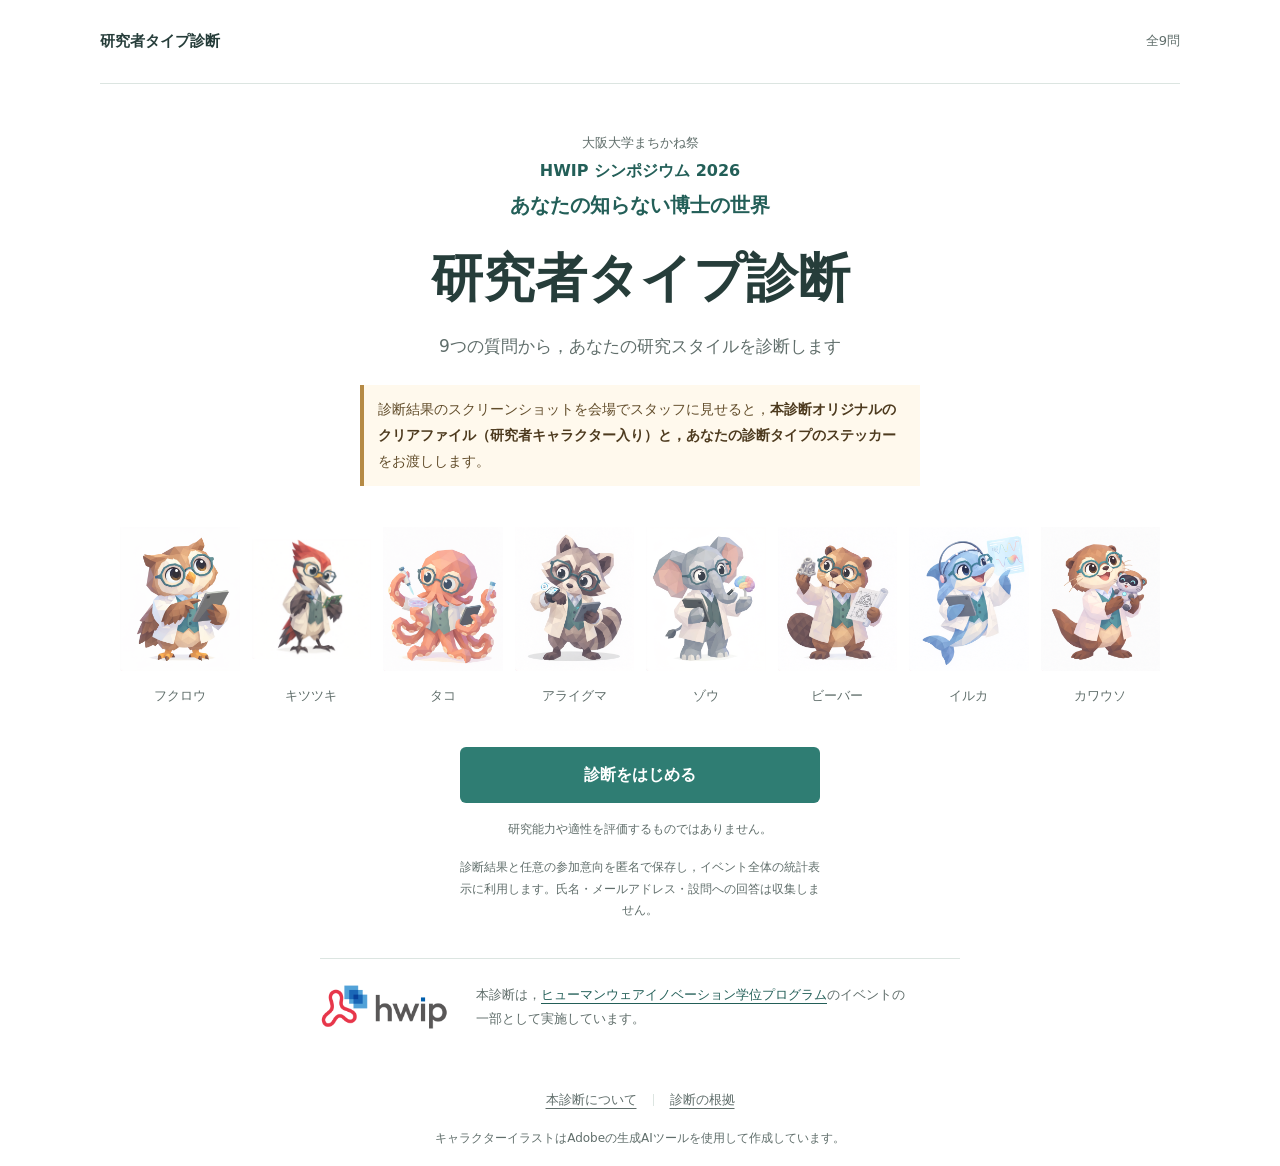
<file: index.html>
<!DOCTYPE html>
<html lang="ja">
  <head>
    <meta charset="UTF-8" />
    <meta name="viewport" content="width=device-width, initial-scale=1" />
    <meta name="description" content="大阪大学まちかね祭「あなたの知らない博士の世界」の研究者タイプ診断。ヒューマンウェアイノベーション学位プログラムのイベントの一部として，9つの質問からあなたの研究スタイルを診断します。" />
    <meta name="theme-color" content="#2f7d73" />
    <title>研究者タイプ診断</title>
    <link rel="stylesheet" href="style.css?v=share5-venue-file" />
    <script src="config.js?v=humanware-storage1" defer></script>
    <script src="collection.js?v=humanware-storage2" defer></script>
    <script src="script.js?v=share2" defer></script>
  </head>
  <body>
    <a class="skip-link" href="#main-content">本文へ</a>
    <header class="site-header">
      <span class="site-name">研究者タイプ診断</span>
      <span class="header-note">全9問</span>
    </header>
    <main id="main-content" tabindex="-1">
      <section id="start-screen" class="start-screen" aria-labelledby="site-title">
        <div class="start-intro">
          <p class="event-festival">大阪大学まちかね祭</p>
          <p class="event-title">HWIP シンポジウム 2026</p>
          <p class="event-catch"><span>あなたの知らない</span><span>博士の世界</span></p>
          <h1 id="site-title" tabindex="-1"><span>研究者タイプ</span><span>診断</span></h1>
          <p class="lead"><span>9つの質問から，</span><span>あなたの研究スタイルを診断します</span></p>
          <p class="gift-note">診断結果のスクリーンショットを会場でスタッフに見せると，<strong>本診断オリジナルのクリアファイル（研究者キャラクター入り）と，あなたの診断タイプのステッカー</strong>をお渡しします。</p>
        </div>
        <div id="character-gallery" class="character-gallery" aria-label="8タイプのキャラクター"></div>
        <div class="start-actions">
          <button class="primary-button" type="button" id="start-button" disabled>診断をはじめる</button>
          <button class="text-button" type="button" id="saved-result-button" hidden>保存した結果を見る</button>
          <p class="quiet-note">研究能力や適性を評価するものではありません。</p>
          <p id="collection-notice" class="quiet-note" hidden>診断結果と任意の参加意向を匿名で保存し，イベント全体の統計表示に利用します。氏名・メールアドレス・設問への回答は収集しません。</p>
        </div>
        <div class="event-affiliation">
          <img class="program-logo" src="assets/images/logo.png" width="800" height="300" alt="ヒューマンウェアイノベーション学位プログラム（HWIP）のロゴ" />
          <p>本診断は，<a href="https://www.hwip.osaka-u.ac.jp/" target="_blank" rel="noopener noreferrer" title="公式サイト（新しいタブで開きます）">ヒューマンウェア<wbr />イノベーション<wbr />学位プログラム</a>のイベントの一部として実施しています。</p>
        </div>
        <noscript><p class="notice">診断にはJavaScriptが必要です。ブラウザの設定で有効にしてください。</p></noscript>
      </section>
      <section id="question-screen" class="question-screen" aria-labelledby="question-title" hidden>
        <div class="question-progress">
          <div class="progress-label"><span>質問</span><span id="question-count">1 / 9</span></div>
          <progress id="question-progress" max="9" value="1" aria-label="質問の進捗"></progress>
        </div>
        <h2 id="question-title" class="question-title" tabindex="-1"></h2>
        <dl id="question-comparison" class="question-comparison" hidden>
          <div class="comparison-item"><dt>A</dt><dd id="statement-a"></dd></div>
          <div class="comparison-item"><dt>B</dt><dd id="statement-b"></dd></div>
        </dl>
        <form id="question-form">
          <fieldset class="answer-fieldset" aria-labelledby="question-title" aria-describedby="question-comparison">
            <legend class="visually-hidden">回答を選択</legend>
            <div id="answer-options" class="answer-options"></div>
          </fieldset>
          <p id="answer-error" class="answer-error" role="alert" hidden>回答を選択してください。</p>
          <div class="question-navigation">
            <button type="button" id="back-button" class="secondary-button">戻る</button>
            <button type="submit" id="next-button" class="primary-button" disabled>次へ</button>
          </div>
        </form>
      </section>
      <section id="interest-screen" class="interest-screen" aria-labelledby="interest-title" hidden>
        <div class="interest-panel">
          <p class="eyebrow">診断結果の前に</p>
          <h2 id="interest-title" tabindex="-1">シンポジウムに来てみたいですか？</h2>
          <p id="interest-note">参加予約・事前登録ではありません。座席の確保をお約束するものではありません。</p>
          <div class="interest-choices" role="group" aria-labelledby="interest-title" aria-describedby="interest-note">
            <button type="button" class="secondary-button" data-interest="yes" aria-pressed="false">行くと思う！</button>
            <button type="button" class="secondary-button" data-interest="no" aria-pressed="false">行かないかも…</button>
          </div>
          <p class="survey-note">回答は任意です。選択するとすぐに診断結果が表示されます。</p>
        </div>
      </section>
      <section id="result-screen" class="result-screen" aria-labelledby="result-title" hidden>
        <div class="result-heading">
          <p class="eyebrow">あなたの研究者タイプ</p>
          <p id="result-code" class="result-code"></p>
          <h2 id="result-title" tabindex="-1"></h2>
          <p class="screenshot-note">シールのお渡し用に，結果を<br />スクリーンショットで保存してください。</p>
        </div>
        <div class="result-body">
          <div class="result-portrait"><img id="result-image" alt="" width="480" height="560" /></div>
          <div class="result-details">
            <p id="result-catch" class="result-catch" hidden></p>
            <p id="result-description" class="result-description"></p>
            <dl id="result-axes" class="result-axes" aria-label="3軸の判定結果"></dl>
            <p class="percentage-note">割合は回答得点から換算した傾向の目安です。能力や適性，診断の確率を表すものではありません。</p>
            <p id="result-storage-status" class="storage-status" role="status"></p>
            <button type="button" id="restart-button" class="secondary-button">もう一度診断する</button>
            <button type="button" id="share-result-button" class="secondary-button">友達に結果をシェア</button>
            <p id="share-status" class="storage-status" role="status" aria-live="polite"></p>
            <button type="button" id="home-button" class="text-button">トップページに戻る</button>
          </div>
        </div>
        <section class="venue-section" aria-labelledby="venue-title">
          <div class="venue-inner">
            <p class="eyebrow">会場でもっと楽しもう</p>
          <h3 id="venue-title">詳しい結果は、会場で。</h3>
          <a class="event-link" href="https://www.hwip.osaka-u.ac.jp/symposium2026/"><span>HWIPシンポジウム2026 特設ページを見る</span><span aria-hidden="true">→</span></a>
            <p>ここでは、あなたのタイプを簡単にご紹介しています。診断結果の詳しい内容は、会場でチェック！</p>
            <p class="gift-note venue-gift-note"><strong>診断結果のスクリーンショットを会場でスタッフに見せると，本診断オリジナルのクリアファイル（8種類の動物キャラクターが表裏に描かれています）と，あなたの診断タイプのステッカーをお渡しします。</strong></p>
            <div class="venue-file-showcase" aria-label="本診断オリジナルクリアファイルの表裏デザイン">
              <p class="venue-file-showcase-title">クリアファイルのデザイン</p>
              <div class="file-showcase-visuals">
                <figure>
                  <img src="assets/images/file_omote.png" alt="8種類の動物キャラクターが描かれたクリアファイル 表面" width="1414" height="2000" />
                  <figcaption>表面</figcaption>
                </figure>
                <figure>
                  <img src="assets/images/file_ura.png" alt="8種類の動物キャラクターが描かれたクリアファイル 裏面" width="1414" height="2000" />
                  <figcaption>裏面</figcaption>
                </figure>
              </div>
            </div>
            <p>みなさんの研究者タイプの集計結果も，会場で紹介する予定です。</p>
            <p id="collection-status" class="storage-status" role="status" hidden></p>
            <button id="collection-retry" type="button" class="text-button" hidden>保存を再試行</button>
          </div>
        </section>
      </section>
    </main>
    <footer class="site-footer">
      <button class="text-button" type="button" data-about="about-title" disabled>本診断について</button>
      <span class="footer-divider" aria-hidden="true"></span>
      <button class="text-button" type="button" data-about="references-title" disabled>診断の根拠</button>
      <p class="ai-credit">キャラクターイラストはAdobeの生成AIツールを使用して作成しています。</p>
    </footer>
    <dialog id="about-dialog" class="about-dialog" aria-labelledby="about-title">
      <div class="dialog-toolbar">
        <span>本診断について</span>
        <form method="dialog"><button class="secondary-button close-button" autofocus>閉じる</button></form>
      </div>
      <div class="about-content">
        <h2 id="about-title" tabindex="-1">本診断について</h2>
        <p>本診断は，研究活動や個人の行動傾向に関する先行研究の考え方を参考に，本イベントのために独自に作成した研究者タイプ診断です。質問文は，研究経験がなくても場面を想像しやすいように独自に作成しており，原論文の質問文の転載・翻訳や，既存の心理尺度をそのまま使用したものではありません。</p>
        <p>各質問への回答には，中立の選択肢を設けない6件法による評定を採用しています。診断結果は，研究スタイルの傾向を楽しみながら考えるためのものであり，研究能力や研究者としての適性を評価するものではありません。</p>
        <p>この質問文・採点方法・8タイプの分類について，心理尺度としての信頼性・妥当性は検証していません。</p>
        <h3>3つの軸</h3>
        <dl id="about-axes" class="about-axes"></dl>
        <p>計画と試行錯誤，原理追究と社会応用は，どちらも併せ持つことができます。本診断ではイベント用に簡略化し，今回の回答で相対的にどちら寄りかを表示しています。</p>
        <h3>判定方法</h3>
        <p>各軸3問の合計得点で判定します。第1軸のQ2のみ「7 − 回答値」に逆転します。各軸の合計が3〜10点の場合はI・P・F，11〜18点の場合はC・E・Aです。</p>
        <h3>割合の見方</h3>
        <p>各軸の合計得点（3〜18点）を0〜100%に換算しています。C・E・A側の割合は「（合計得点 − 3）÷ 15 × 100」を四捨五入した値，I・P・F側は残りの割合です。例えば10点ならI・P・F側が53%，11点ならC・E・A側が53%になります。</p>
        <p>割合は今回の回答に基づく傾向の目安です。他の参加者との比較，能力・適性の高さ，診断の正しさの確率を示すものではありません。</p>
        <h3>キャラクターについて</h3>
        <p>実際の動物の特徴・習性を参考に，イベント用のキャラクターとして各研究スタイルに対応づけています。動物の習性と研究スタイルが科学的に完全一致するという意味ではありません。</p>
        <p>掲載している8種類の動物キャラクターのイラストは，Adobeの生成AIツールを使用して作成しています。</p>
        <h3>回答の取り扱い</h3>
        <p>採点はこのブラウザ内で行います。診断が終わると3軸の合計得点をこのブラウザに保存し，同じ端末・ブラウザで再び開いたときに結果を表示します。個々の回答や回答途中の内容は保存しません。</p>
        <p>保存するのは最新の診断結果1件です。再診断を途中でやめても，前回の結果は残ります。</p>
        <p>別の端末やブラウザには引き継がれません。ブラウザのデータ削除やプライベートブラウズなどにより，結果が失われることがあります。</p>
        <p id="collection-privacy">診断結果のタイプと3軸の得点は，参加意向とともに個人を特定できない形で保存し，会場内の統計表示に利用します。氏名やメールアドレス等の個人情報は収集しません。</p>
        <section aria-labelledby="references-title">
          <h3 id="references-title" tabindex="-1">診断の根拠・参考文献</h3>
          <p>以下は，質問を考える際に参考にした研究です。本診断の質問文・採点方法・8タイプの分類が，これらの研究で検証されたことを意味するものではありません。</p>
          <ul id="reference-list" class="reference-list"></ul>
        </section>
      </div>
    </dialog>
  </body>
</html>
</file>
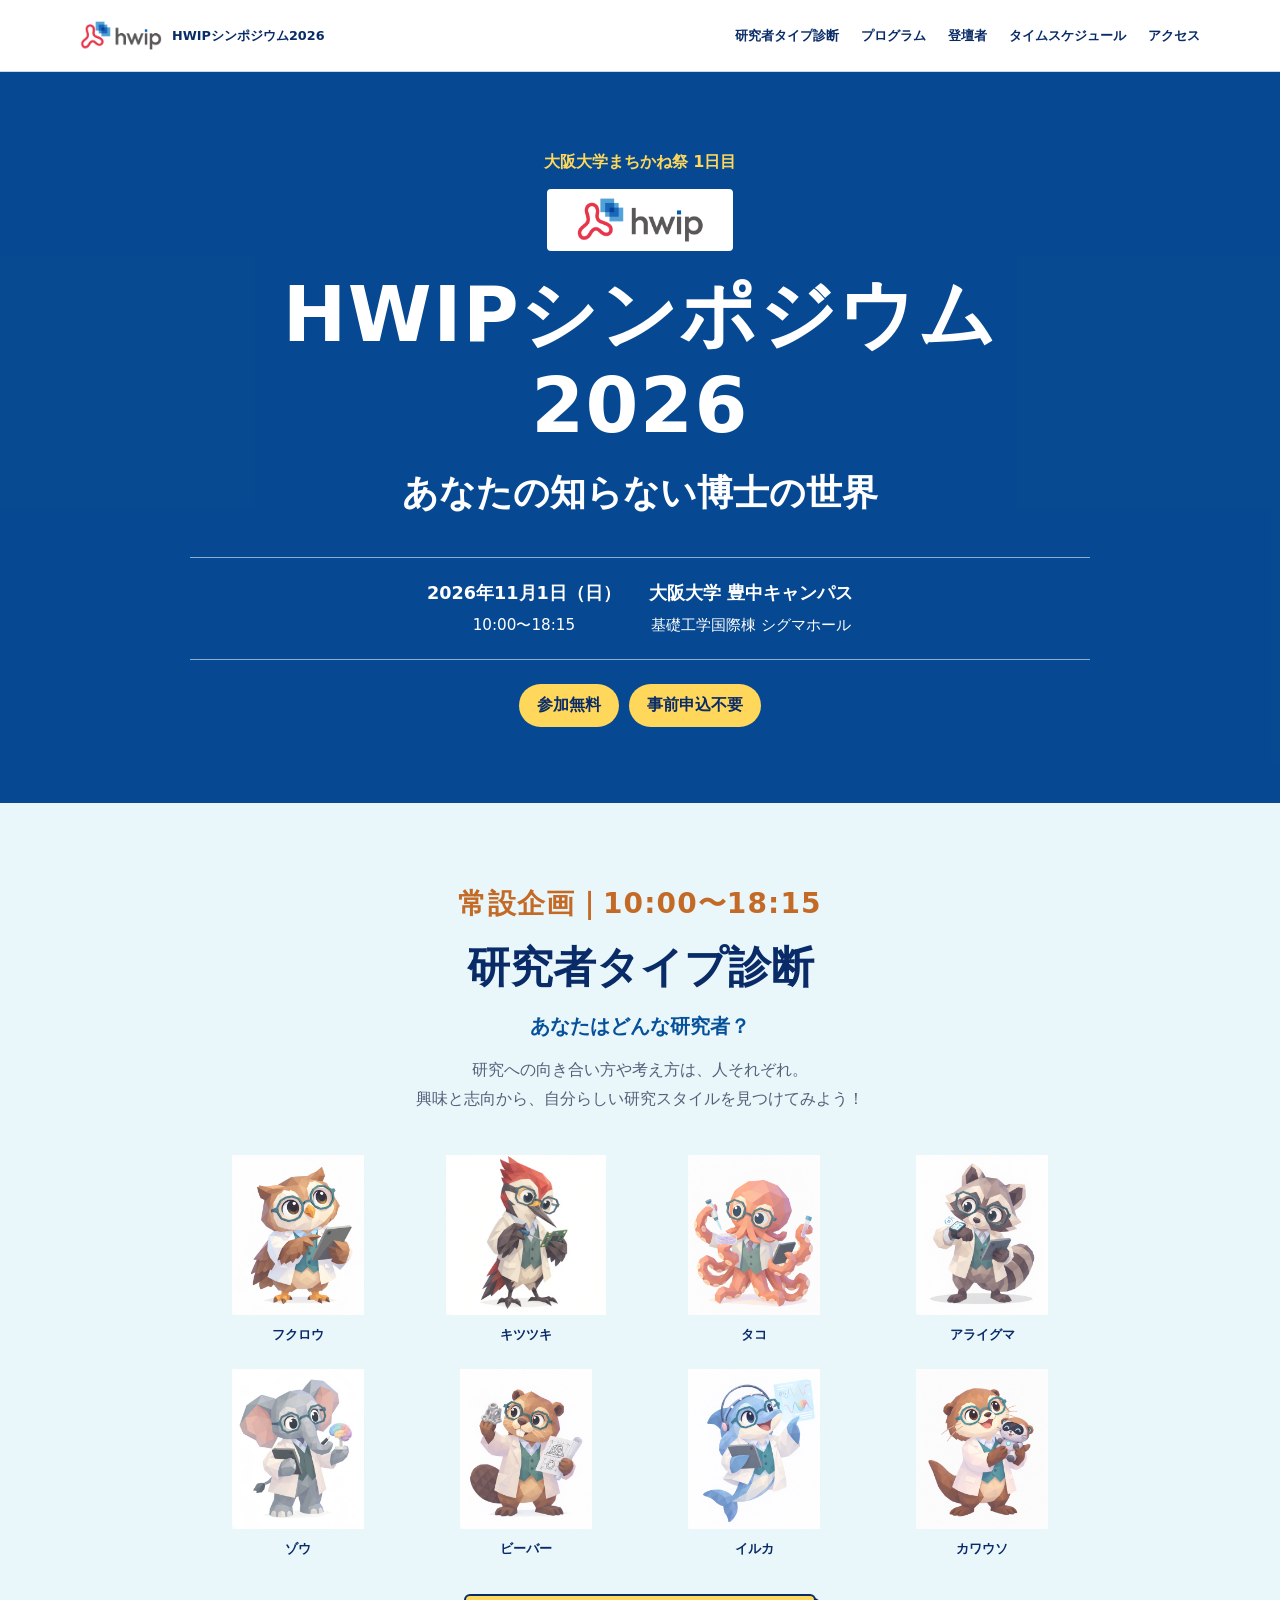
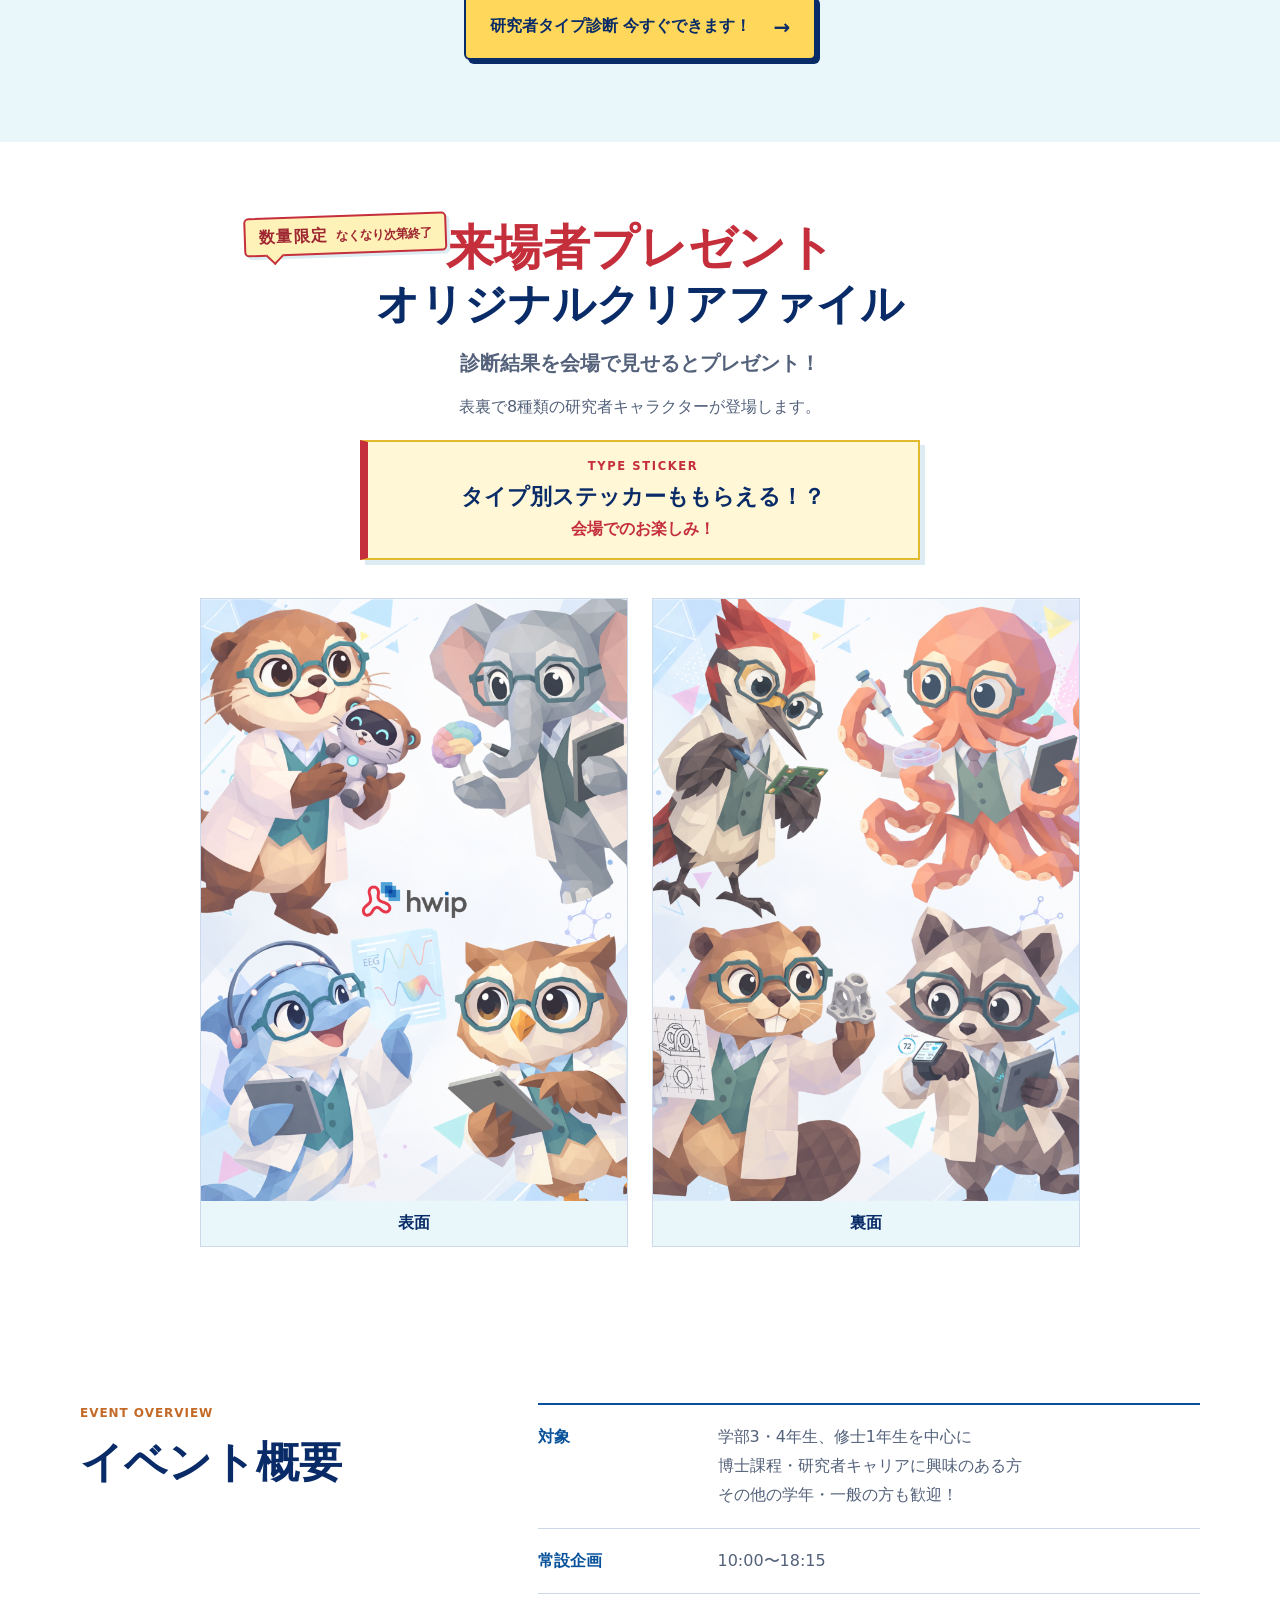
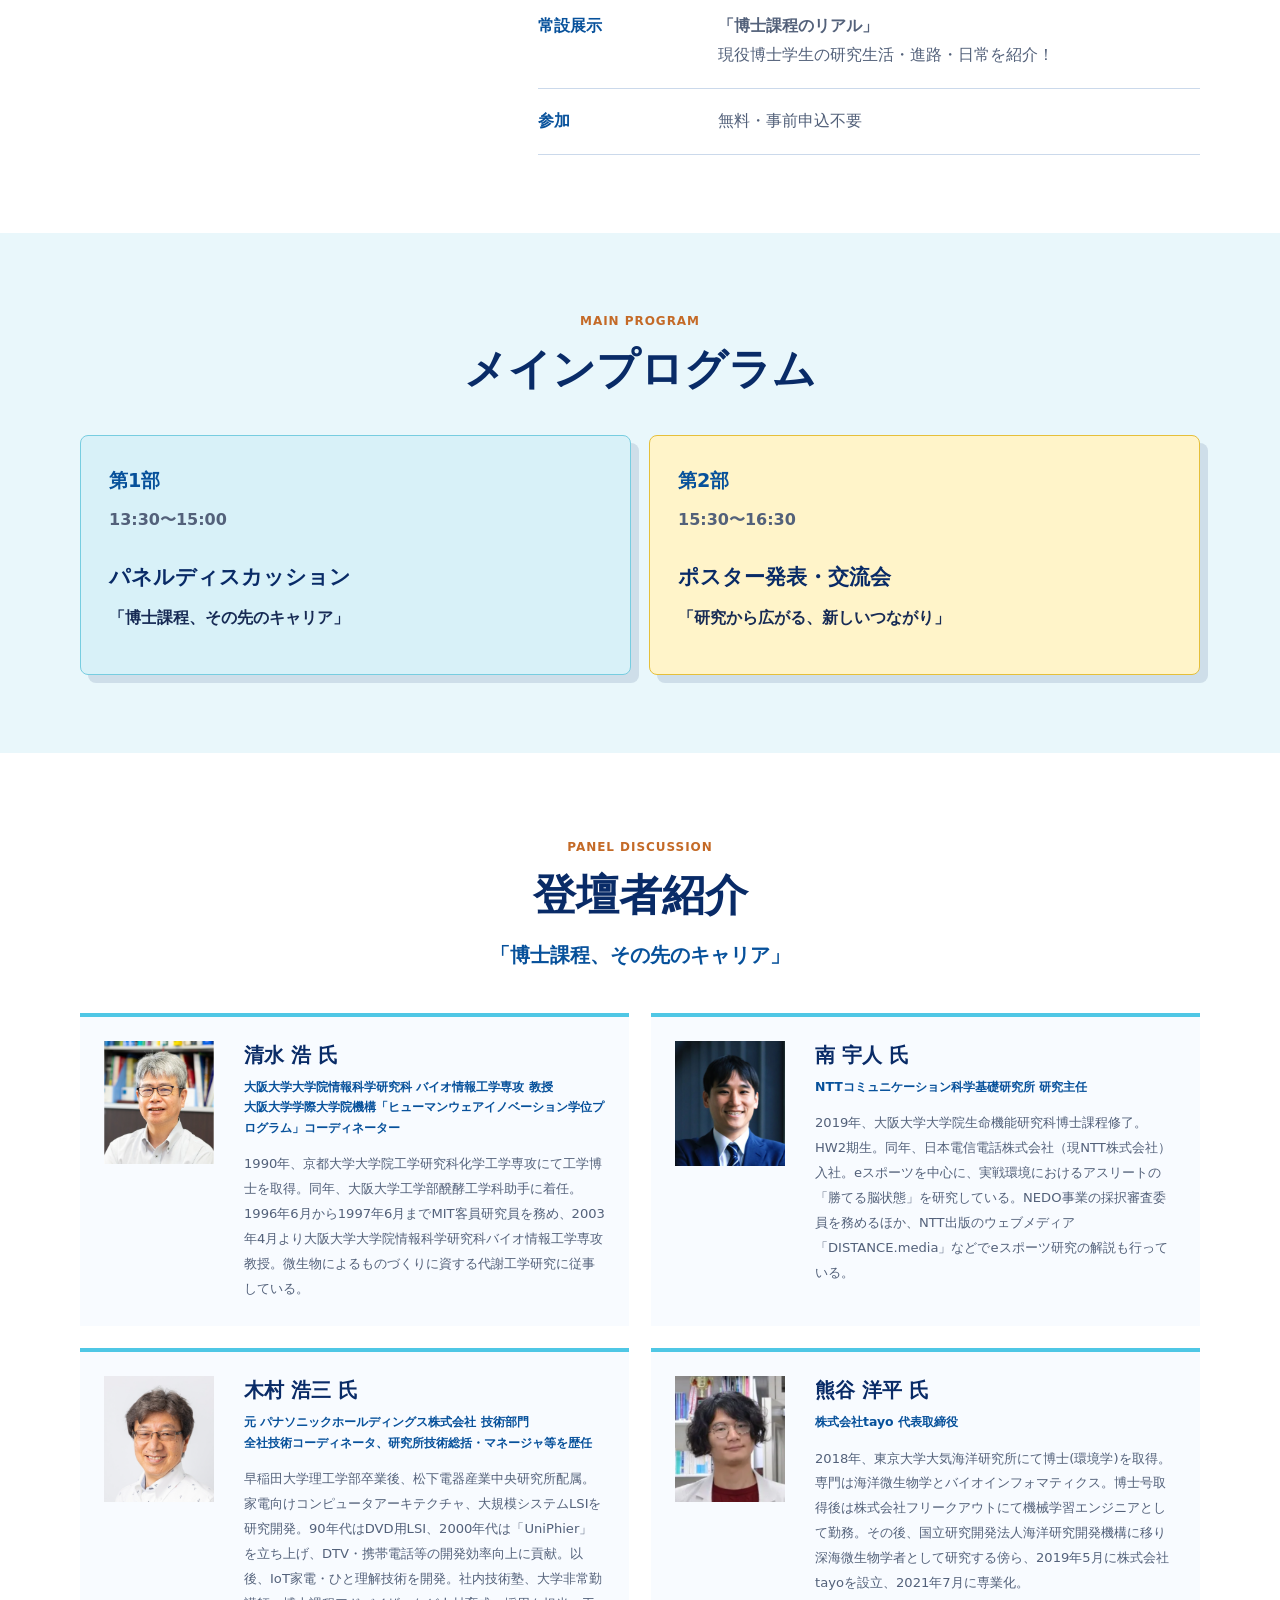
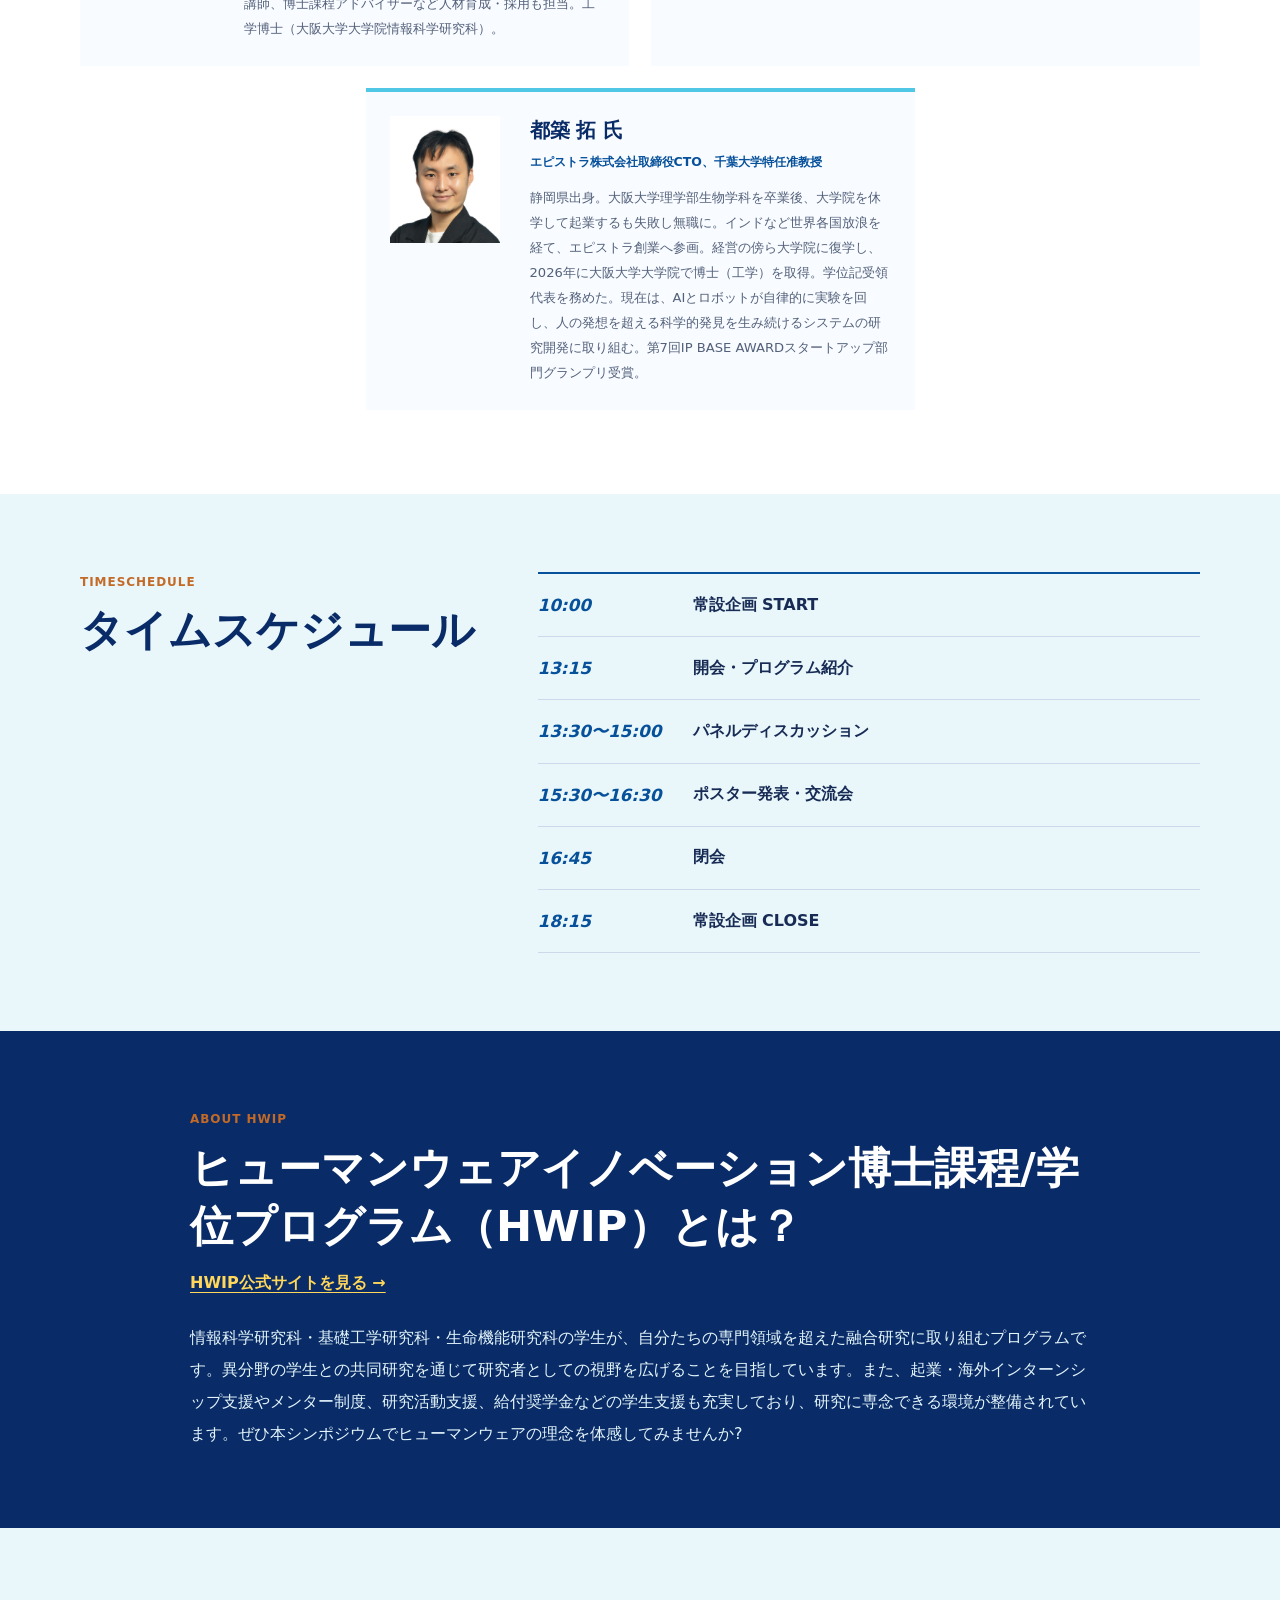
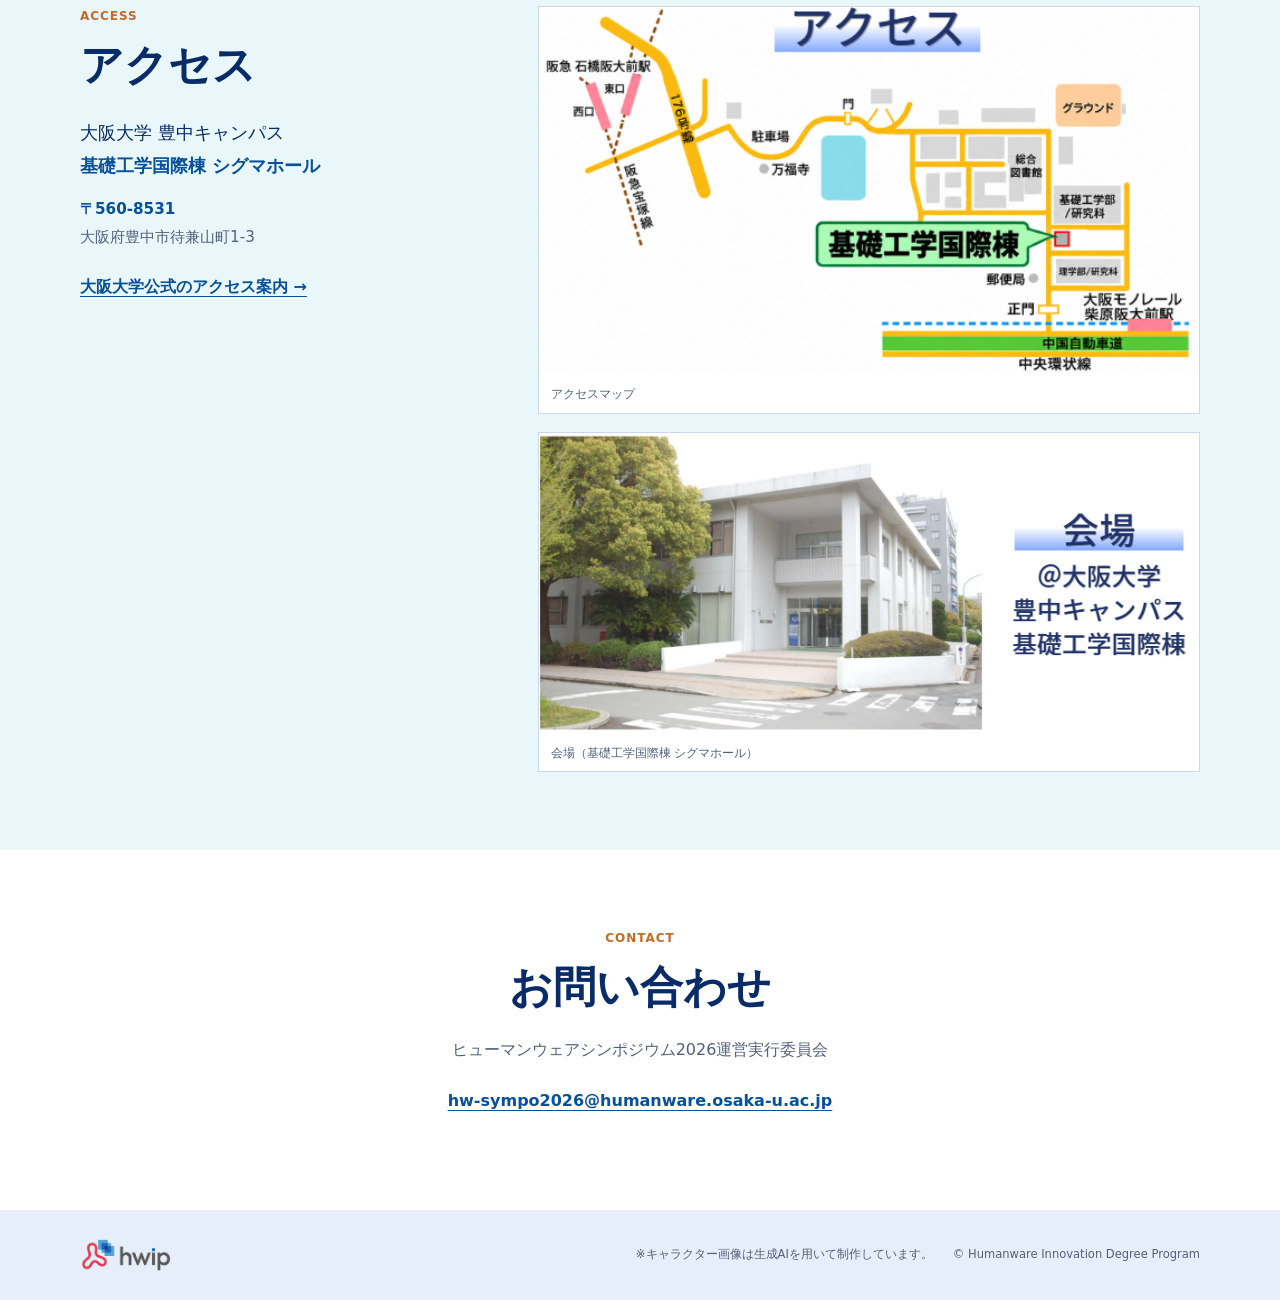
<file: symposium2026/index.html>
<!doctype html>
<html lang="ja">
  <head>
    <meta charset="utf-8" />
    <meta name="viewport" content="width=device-width, initial-scale=1" />
    <meta name="description" content="HWIPシンポジウム2026「あなたの知らない博士の世界」公式特設ページ。2026年11月1日、大阪大学豊中キャンパスで開催します。" />
    <meta name="theme-color" content="#07519b" />
    <title>HWIPシンポジウム2026｜あなたの知らない博士の世界</title>
    <link rel="stylesheet" href="style.css?v=speaker-photo-natural-20261001" />
    <script src="script.js" defer></script>
  </head>
  <body>
    <header class="site-header">
      <a class="brand" href="#top" aria-label="HWIPシンポジウム2026 トップへ">
        <img src="assets/images/hwip-logo.png" width="160" height="60" alt="HWIP" />
        <span>HWIPシンポジウム2026</span>
      </a>
      <button class="menu-button" type="button" aria-expanded="false" aria-controls="site-nav">
        <span class="menu-icon" aria-hidden="true"><i></i><i></i><i></i></span>
        <span>メニュー</span>
      </button>
      <nav id="site-nav" class="site-nav" aria-label="ページ内ナビゲーション">
        <a href="#diagnosis">研究者タイプ診断</a>
        <a href="#program">プログラム</a>
        <a href="#speakers">登壇者</a>
        <a href="#schedule">タイムスケジュール</a>
        <a href="#access">アクセス</a>
      </nav>
    </header>

    <main id="top">
      <section class="hero" aria-labelledby="hero-title">
        <div class="hero-content">
          <p class="hero-kicker">大阪大学まちかね祭 1日目</p>
          <p class="hero-brand"><img src="assets/images/hwip-logo.png" width="180" height="68" alt="HWIP" /></p>
          <h1 id="hero-title">HWIPシンポジウム2026</h1>
          <p class="hero-lead">あなたの知らない博士の世界</p>
          <div class="hero-facts" aria-label="開催情報">
            <p><strong>2026年11月1日（日）</strong><span>10:00〜18:15</span></p>
            <p><strong>大阪大学 豊中キャンパス</strong><span>基礎工学国際棟 シグマホール</span></p>
          </div>
          <div class="hero-badges"><span>参加無料</span><span>事前申込不要</span></div>
        </div>
      </section>

      <section id="diagnosis" class="diagnosis-section section-band" aria-labelledby="diagnosis-title">
        <div class="section-heading">
          <p class="eyebrow">常設企画｜10:00〜18:15</p>
          <h2 id="diagnosis-title">研究者タイプ診断</h2>
          <p class="section-lead">あなたはどんな研究者？</p>
          <p>研究への向き合い方や考え方は、人それぞれ。<br />興味と志向から、自分らしい研究スタイルを見つけてみよう！</p>
        </div>
        <div class="character-grid" aria-label="研究者タイプ診断の8キャラクター">
          <figure><img src="assets/images/owl.png" alt="フクロウタイプ" width="240" height="290" /><figcaption>フクロウ</figcaption></figure>
          <figure><img src="assets/images/woodpecker.png" alt="キツツキタイプ" width="240" height="290" /><figcaption>キツツキ</figcaption></figure>
          <figure><img src="assets/images/octopus.png" alt="タコタイプ" width="240" height="290" /><figcaption>タコ</figcaption></figure>
          <figure><img src="assets/images/raccoon.png" alt="アライグマタイプ" width="240" height="290" /><figcaption>アライグマ</figcaption></figure>
          <figure><img src="assets/images/elephant.png" alt="ゾウタイプ" width="240" height="290" /><figcaption>ゾウ</figcaption></figure>
          <figure><img src="assets/images/beaver.png" alt="ビーバータイプ" width="240" height="290" /><figcaption>ビーバー</figcaption></figure>
          <figure><img src="assets/images/dolphin.png" alt="イルカタイプ" width="240" height="290" /><figcaption>イルカ</figcaption></figure>
          <figure><img src="assets/images/otter.png" alt="カワウソタイプ" width="240" height="290" /><figcaption>カワウソ</figcaption></figure>
        </div>
        <a class="cta-button" href="researcher-type-diagnosis/">研究者タイプ診断 今すぐできます！<span aria-hidden="true">→</span></a>
      </section>

      <section class="gift-section" aria-labelledby="gift-title">
        <div class="content-wrap">
          <div class="section-heading centered-heading">
            <div class="gift-heading-meta">
              <p class="limited-badge" role="note"><strong>数量限定</strong><span>なくなり次第終了</span></p>
              <p class="eyebrow">来場者プレゼント</p>
            </div>
            <h2 id="gift-title">オリジナルクリアファイル</h2>
            <p class="section-lead">診断結果を会場で見せるとプレゼント！</p>
            <p>表裏で8種類の研究者キャラクターが登場します。</p>
            <div class="sticker-promo" role="note" aria-label="タイプ別ステッカーの案内">
              <span class="sticker-promo-label">TYPE STICKER</span>
              <strong>タイプ別ステッカーももらえる！？</strong>
              <span>会場でのお楽しみ！</span>
            </div>
          </div>
          <div class="gift-visuals">
            <figure>
              <img src="assets/images/file_omote.png" alt="オリジナルクリアファイル 表面" width="1414" height="2000" />
              <figcaption>表面</figcaption>
            </figure>
            <figure>
              <img src="assets/images/file_ura.png" alt="オリジナルクリアファイル 裏面" width="1414" height="2000" />
              <figcaption>裏面</figcaption>
            </figure>
          </div>
        </div>
      </section>

      <section id="about" class="overview-section" aria-labelledby="overview-title">
        <div class="content-wrap overview-layout">
          <div class="section-heading">
            <p class="eyebrow">EVENT OVERVIEW</p>
            <h2 id="overview-title">イベント概要</h2>
          </div>
          <dl class="overview-list">
            <div><dt>対象</dt><dd>学部3・4年生、修士1年生を中心に<br />博士課程・研究者キャリアに興味のある方<br />その他の学年・一般の方も歓迎！</dd></div>
            <div><dt>常設企画</dt><dd>10:00〜18:15</dd></div>
            <div><dt>常設展示</dt><dd><strong>「博士課程のリアル」</strong><br />現役博士学生の研究生活・進路・日常を紹介！</dd></div>
            <div><dt>参加</dt><dd>無料・事前申込不要</dd></div>
          </dl>
        </div>
      </section>

      <section id="program" class="program-section section-band" aria-labelledby="program-title">
        <div class="content-wrap">
          <div class="section-heading centered-heading">
            <p class="eyebrow">MAIN PROGRAM</p>
            <h2 id="program-title">メインプログラム</h2>
          </div>
          <div class="program-grid">
            <article class="program-card program-card-blue">
              <p class="program-number">第1部</p>
              <p class="program-time">13:30〜15:00</p>
              <h3>パネルディスカッション</h3>
              <p>「博士課程、その先のキャリア」</p>
            </article>
            <article class="program-card program-card-yellow">
              <p class="program-number">第2部</p>
              <p class="program-time">15:30〜16:30</p>
              <h3>ポスター発表・交流会</h3>
              <p>「研究から広がる、新しいつながり」</p>
            </article>
          </div>
        </div>
      </section>

      <section id="speakers" class="speakers-section" aria-labelledby="speakers-title">
        <div class="content-wrap">
          <div class="section-heading centered-heading">
            <p class="eyebrow">PANEL DISCUSSION</p>
            <h2 id="speakers-title">登壇者紹介</h2>
            <p class="section-lead">「博士課程、その先のキャリア」</p>
          </div>
          <div class="speaker-grid">
            <article class="speaker-card">
              <div class="speaker-photo speaker-photo-shimizu"><img src="assets/images/shimizusan.png" alt="清水 浩 氏" width="220" height="260" /></div>
              <div><h3>清水 浩 氏</h3><p class="speaker-role">大阪大学大学院情報科学研究科 バイオ情報工学専攻 教授<br />大阪大学学際大学院機構「ヒューマンウェアイノベーション学位プログラム」コーディネーター</p><p>1990年、京都大学大学院工学研究科化学工学専攻にて工学博士を取得。同年、大阪大学工学部醗酵工学科助手に着任。1996年6月から1997年6月までMIT客員研究員を務め、2003年4月より大阪大学大学院情報科学研究科バイオ情報工学専攻教授。微生物によるものづくりに資する代謝工学研究に従事している。</p></div>
            </article>
            <article class="speaker-card">
              <div class="speaker-photo speaker-photo-minami"><img src="assets/images/minamisan.png" alt="南 宇人 氏" width="220" height="260" /></div>
              <div><h3>南 宇人 氏</h3><p class="speaker-role">NTTコミュニケーション科学基礎研究所 研究主任</p><p>2019年、大阪大学大学院生命機能研究科博士課程修了。HW2期生。同年、日本電信電話株式会社（現NTT株式会社）入社。eスポーツを中心に、実戦環境におけるアスリートの「勝てる脳状態」を研究している。NEDO事業の採択審査委員を務めるほか、NTT出版のウェブメディア「DISTANCE.media」などでeスポーツ研究の解説も行っている。</p></div>
            </article>
            <article class="speaker-card">
              <div class="speaker-photo speaker-photo-kimura"><img src="assets/images/kimurasan.png" alt="木村 浩三 氏" width="220" height="260" /></div>
              <div><h3>木村 浩三 氏</h3><p class="speaker-role">元 パナソニックホールディングス株式会社 技術部門<br />全社技術コーディネータ、研究所技術総括・マネージャ等を歴任</p><p>早稲田大学理工学部卒業後、松下電器産業中央研究所配属。家電向けコンピュータアーキテクチャ、大規模システムLSIを研究開発。90年代はDVD用LSI、2000年代は「UniPhier」を立ち上げ、DTV・携帯電話等の開発効率向上に貢献。以後、IoT家電・ひと理解技術を開発。社内技術塾、大学非常勤講師、博士課程アドバイザーなど人材育成・採用も担当。工学博士（大阪大学大学院情報科学研究科）。</p></div>
            </article>
            <article class="speaker-card">
              <div class="speaker-photo speaker-photo-kumagai"><img src="assets/images/kumagayasan.png" alt="熊谷 洋平 氏" width="220" height="260" /></div>
              <div><h3>熊谷 洋平 氏</h3><p class="speaker-role">株式会社tayo 代表取締役</p><p>2018年、東京大学大気海洋研究所にて博士(環境学)を取得。専門は海洋微生物学とバイオインフォマティクス。博士号取得後は株式会社フリークアウトにて機械学習エンジニアとして勤務。その後、国立研究開発法人海洋研究開発機構に移り深海微生物学者として研究する傍ら、2019年5月に株式会社tayoを設立、2021年7月に専業化。</p></div>
            </article>
            <article class="speaker-card speaker-card-last">
              <div class="speaker-photo speaker-photo-tsuzuki"><img src="assets/images/tuzukisan.png" alt="都築 拓 氏" width="220" height="260" /></div>
              <div><h3>都築 拓 氏</h3><p class="speaker-role">エピストラ株式会社取締役CTO、千葉大学特任准教授</p><p>静岡県出身。大阪大学理学部生物学科を卒業後、大学院を休学して起業するも失敗し無職に。インドなど世界各国放浪を経て、エピストラ創業へ参画。経営の傍ら大学院に復学し、2026年に大阪大学大学院で博士（工学）を取得。学位記受領代表を務めた。現在は、AIとロボットが自律的に実験を回し、人の発想を超える科学的発見を生み続けるシステムの研究開発に取り組む。第7回IP BASE AWARDスタートアップ部門グランプリ受賞。</p></div>
            </article>
          </div>
        </div>
      </section>

      <section id="schedule" class="schedule-section section-band" aria-labelledby="schedule-title">
        <div class="content-wrap schedule-layout">
          <div class="section-heading">
            <p class="eyebrow">TIMESCHEDULE</p>
            <h2 id="schedule-title">タイムスケジュール</h2>
          </div>
          <div class="schedule-table-wrap">
            <table>
              <tbody>
                <tr><th scope="row">10:00</th><td>常設企画 START</td></tr>
                <tr><th scope="row">13:15</th><td>開会・プログラム紹介</td></tr>
                <tr><th scope="row">13:30〜15:00</th><td>パネルディスカッション</td></tr>
                <tr><th scope="row">15:30〜16:30</th><td>ポスター発表・交流会</td></tr>
                <tr><th scope="row">16:45</th><td>閉会</td></tr>
                <tr><th scope="row">18:15</th><td>常設企画 CLOSE</td></tr>
              </tbody>
            </table>
          </div>
        </div>
      </section>

      <section id="hwip" class="hwip-section" aria-labelledby="hwip-title">
        <div class="content-wrap narrow-wrap">
          <p class="eyebrow">ABOUT HWIP</p>
          <h2 id="hwip-title">ヒューマンウェアイノベーション博士課程/学位プログラム（HWIP）とは？</h2>
          <a class="hwip-link" href="https://www.hwip.osaka-u.ac.jp/" target="_blank" rel="noopener noreferrer">HWIP公式サイトを見る →</a>
          <p>情報科学研究科・基礎工学研究科・生命機能研究科の学生が、自分たちの専門領域を超えた融合研究に取り組むプログラムです。異分野の学生との共同研究を通じて研究者としての視野を広げることを目指しています。また、起業・海外インターンシップ支援やメンター制度、研究活動支援、給付奨学金などの学生支援も充実しており、研究に専念できる環境が整備されています。ぜひ本シンポジウムでヒューマンウェアの理念を体感してみませんか?</p>
        </div>
      </section>

      <section id="access" class="access-section section-band" aria-labelledby="access-title">
        <div class="content-wrap access-layout">
          <div>
            <p class="eyebrow">ACCESS</p>
            <h2 id="access-title">アクセス</h2>
            <p class="access-place">大阪大学 豊中キャンパス<br /><strong>基礎工学国際棟 シグマホール</strong></p>
            <address class="access-address"><strong>〒560-8531</strong><br />大阪府豊中市待兼山町1-3</address>
            <a class="text-link" href="https://www.osaka-u.ac.jp/ja/access/toyonaka/toyonaka.html" target="_blank" rel="noopener noreferrer">大阪大学公式のアクセス案内 →</a>
          </div>
          <div class="access-visuals">
            <figure class="access-map">
              <img src="assets/images/access.png" alt="大阪大学豊中キャンパスへのアクセスマップ" width="692" height="185" />
              <figcaption>アクセスマップ</figcaption>
            </figure>
            <figure class="access-map">
              <img src="assets/images/place.png" alt="基礎工学国際棟の会場写真" width="692" height="285" />
              <figcaption>会場（基礎工学国際棟 シグマホール）</figcaption>
            </figure>
          </div>
        </div>
      </section>

      <section class="contact-section" aria-labelledby="contact-title">
        <div class="content-wrap narrow-wrap">
          <p class="eyebrow">CONTACT</p>
          <h2 id="contact-title">お問い合わせ</h2>
          <p>ヒューマンウェアシンポジウム2026運営実行委員会</p>
          <a class="contact-mail" href="mailto:hw-sympo2026@humanware.osaka-u.ac.jp">hw-sympo2026@humanware.osaka-u.ac.jp</a>
        </div>
      </section>
    </main>

    <footer class="site-footer">
      <div class="content-wrap footer-inner">
        <img src="assets/images/hwip-logo.png" width="120" height="45" alt="HWIP" />
        <p>※キャラクター画像は生成AIを用いて制作しています。</p>
        <p>© Humanware Innovation Degree Program</p>
      </div>
    </footer>
  </body>
</html>
</file>
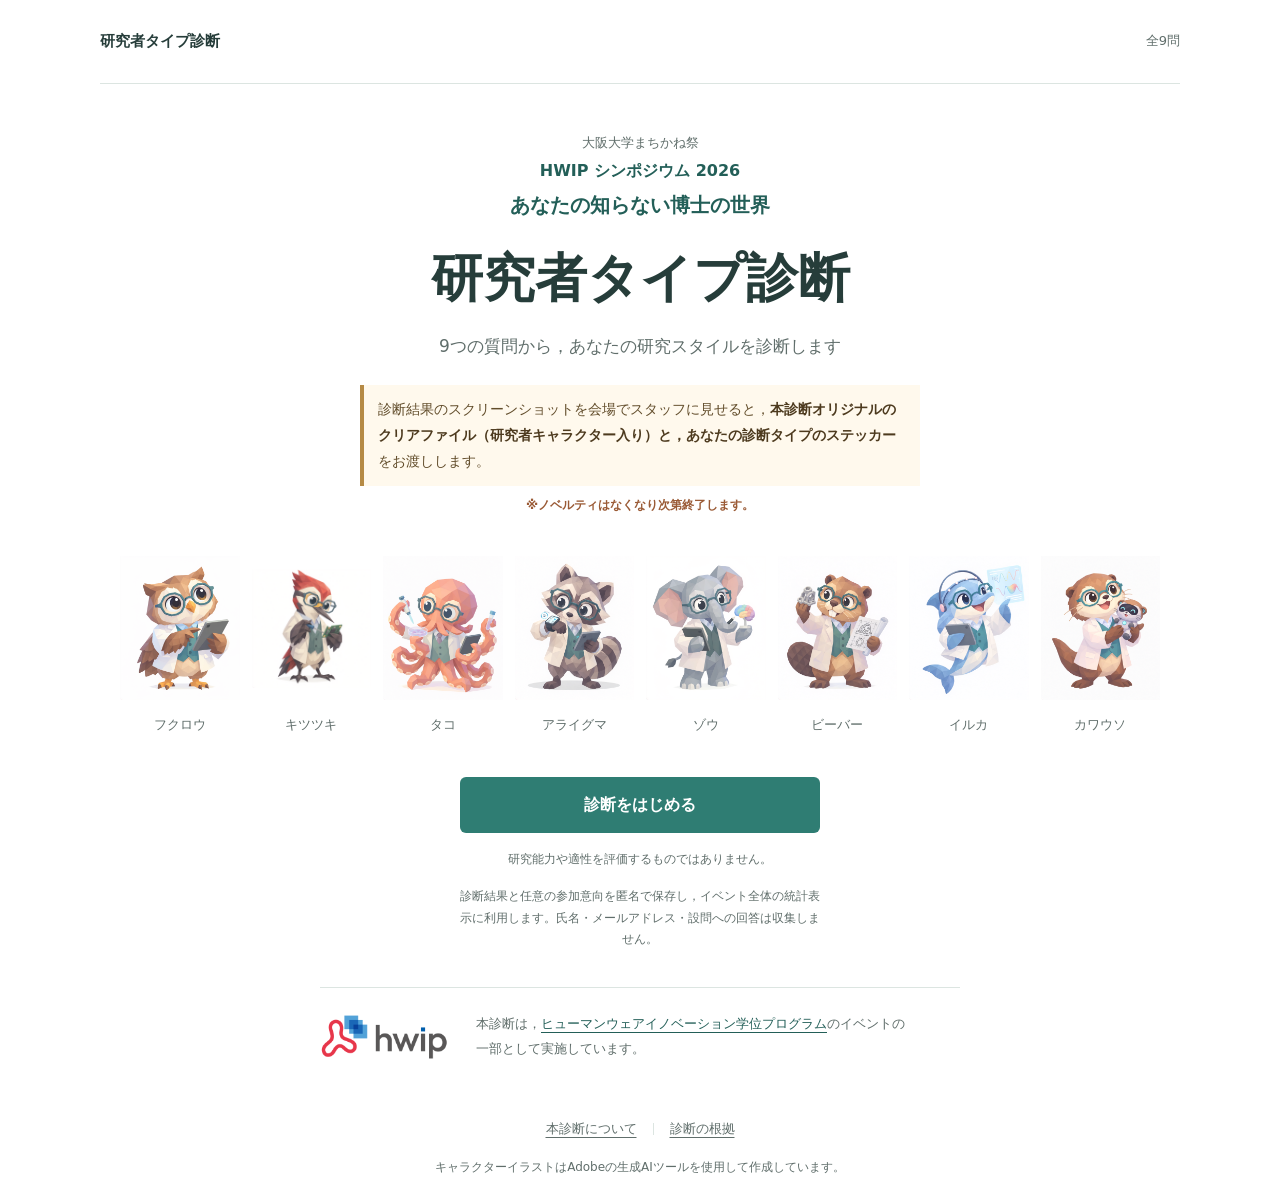
<file: symposium2026/researcher-type-diagnosis/index.html>
<!DOCTYPE html>
<html lang="ja">
  <head>
    <meta charset="UTF-8" />
    <meta name="viewport" content="width=device-width, initial-scale=1" />
    <link rel="canonical" href="https://www.hwip.osaka-u.ac.jp/symposium2026/researcher-type-diagnosis/" />
    <meta name="description" content="大阪大学まちかね祭「あなたの知らない博士の世界」の研究者タイプ診断。ヒューマンウェアイノベーション学位プログラムのイベントの一部として，9つの質問からあなたの研究スタイルを診断します。" />
    <meta name="theme-color" content="#2f7d73" />
    <title>研究者タイプ診断</title>
    <link rel="stylesheet" href="style.css?v=availability-note-center-20261002" />
    <script src="config.js?v=humanware-storage1" defer></script>
    <script src="collection.js?v=humanware-storage2" defer></script>
    <script src="script.js?v=share2" defer></script>
  </head>
  <body>
    <a class="skip-link" href="#main-content">本文へ</a>
    <header class="site-header">
      <span class="site-name">研究者タイプ診断</span>
      <span class="header-note">全9問</span>
    </header>
    <main id="main-content" tabindex="-1">
      <section id="start-screen" class="start-screen" aria-labelledby="site-title">
        <div class="start-intro">
          <p class="event-festival">大阪大学まちかね祭</p>
          <p class="event-title">HWIP シンポジウム 2026</p>
          <p class="event-catch"><span>あなたの知らない</span><span>博士の世界</span></p>
          <h1 id="site-title" tabindex="-1"><span>研究者タイプ</span><span>診断</span></h1>
          <p class="lead"><span>9つの質問から，</span><span>あなたの研究スタイルを診断します</span></p>
          <p class="gift-note">診断結果のスクリーンショットを会場でスタッフに見せると，<strong>本診断オリジナルのクリアファイル（研究者キャラクター入り）と，あなたの診断タイプのステッカー</strong>をお渡しします。</p>
          <p class="gift-note-availability">※ノベルティはなくなり次第終了します。</p>
        </div>
        <div id="character-gallery" class="character-gallery" aria-label="8タイプのキャラクター"></div>
        <div class="start-actions">
          <button class="primary-button" type="button" id="start-button" disabled>診断をはじめる</button>
          <button class="text-button" type="button" id="saved-result-button" hidden>保存した結果を見る</button>
          <p class="quiet-note">研究能力や適性を評価するものではありません。</p>
          <p id="collection-notice" class="quiet-note" hidden>診断結果と任意の参加意向を匿名で保存し，イベント全体の統計表示に利用します。氏名・メールアドレス・設問への回答は収集しません。</p>
        </div>
        <div class="event-affiliation">
          <img class="program-logo" src="../assets/images/logo.png" width="800" height="300" alt="ヒューマンウェアイノベーション学位プログラム（HWIP）のロゴ" />
          <p>本診断は，<a href="https://www.hwip.osaka-u.ac.jp/" target="_blank" rel="noopener noreferrer" title="公式サイト（新しいタブで開きます）">ヒューマンウェア<wbr />イノベーション<wbr />学位プログラム</a>のイベントの一部として実施しています。</p>
        </div>
        <noscript><p class="notice">診断にはJavaScriptが必要です。ブラウザの設定で有効にしてください。</p></noscript>
      </section>
      <section id="question-screen" class="question-screen" aria-labelledby="question-title" hidden>
        <div class="question-progress">
          <div class="progress-label"><span>質問</span><span id="question-count">1 / 9</span></div>
          <progress id="question-progress" max="9" value="1" aria-label="質問の進捗"></progress>
        </div>
        <h2 id="question-title" class="question-title" tabindex="-1"></h2>
        <dl id="question-comparison" class="question-comparison" hidden>
          <div class="comparison-item"><dt>A</dt><dd id="statement-a"></dd></div>
          <div class="comparison-item"><dt>B</dt><dd id="statement-b"></dd></div>
        </dl>
        <form id="question-form">
          <fieldset class="answer-fieldset" aria-labelledby="question-title" aria-describedby="question-comparison">
            <legend class="visually-hidden">回答を選択</legend>
            <div id="answer-options" class="answer-options"></div>
          </fieldset>
          <p id="answer-error" class="answer-error" role="alert" hidden>回答を選択してください。</p>
          <div class="question-navigation">
            <button type="button" id="back-button" class="secondary-button">戻る</button>
            <button type="submit" id="next-button" class="primary-button" disabled>次へ</button>
          </div>
        </form>
      </section>
      <section id="interest-screen" class="interest-screen" aria-labelledby="interest-title" hidden>
        <div class="interest-panel">
          <p class="eyebrow">診断結果の前に</p>
          <h2 id="interest-title" tabindex="-1">シンポジウムに来てみたいですか？</h2>
          <p id="interest-note">参加予約・事前登録ではありません。座席の確保をお約束するものではありません。</p>
          <div class="interest-choices" role="group" aria-labelledby="interest-title" aria-describedby="interest-note">
            <button type="button" class="secondary-button" data-interest="yes" aria-pressed="false">行くと思う！</button>
            <button type="button" class="secondary-button" data-interest="no" aria-pressed="false">行かないかも…</button>
          </div>
          <p class="survey-note">回答は任意です。選択するとすぐに診断結果が表示されます。</p>
        </div>
      </section>
      <section id="result-screen" class="result-screen" aria-labelledby="result-title" hidden>
        <div class="result-heading">
          <p class="eyebrow">あなたの研究者タイプ</p>
          <p id="result-code" class="result-code"></p>
          <h2 id="result-title" tabindex="-1"></h2>
          <p class="screenshot-note">シールのお渡し用に，結果を<br />スクリーンショットで保存してください。</p>
        </div>
        <div class="result-body">
          <div class="result-portrait"><img id="result-image" alt="" width="480" height="560" /></div>
          <div class="result-details">
            <p id="result-catch" class="result-catch" hidden></p>
            <p id="result-description" class="result-description"></p>
            <dl id="result-axes" class="result-axes" aria-label="3軸の判定結果"></dl>
            <p class="percentage-note">割合は回答得点から換算した傾向の目安です。能力や適性，診断の確率を表すものではありません。</p>
            <p id="result-storage-status" class="storage-status" role="status"></p>
            <button type="button" id="restart-button" class="secondary-button">もう一度診断する</button>
            <button type="button" id="share-result-button" class="secondary-button">友達に結果をシェア</button>
            <p id="share-status" class="storage-status" role="status" aria-live="polite"></p>
            <button type="button" id="home-button" class="text-button">トップページに戻る</button>
          </div>
        </div>
        <section class="venue-section" aria-labelledby="venue-title">
          <div class="venue-inner">
            <p class="eyebrow">ぜひ会場にお越しください！</p>
            <h3 id="venue-title">会場でできることは3つ</h3>
            <p class="venue-lead">診断結果を持って、ぜひ会場へ。会場では次の3つをお楽しみいただけます。</p>
            <div class="venue-points">
              <article class="venue-point">
                <p class="venue-point-label"><span>会場でできること</span><strong>①</strong></p>
                <div class="venue-point-content">
                  <h4>詳しい結果・統計は会場で紹介</h4>
                  <p>ここでは、あなたのタイプを簡単にご紹介しています。診断結果をより詳しく知るための資料も会場でお渡しします。みなさんの研究者タイプの集計結果も、会場で紹介する予定です。</p>
                </div>
              </article>
              <article class="venue-point">
                <p class="venue-point-label"><span>会場でできること</span><strong>②</strong></p>
                <div class="venue-point-content">
                  <p class="limited-badge limited-badge-gift" role="note"><strong>数量限定</strong><span>なくなり次第終了</span></p>
                  <h4>クリアファイルとタイプ別ステッカーをプレゼント</h4>
                  <p class="venue-gift-note"><strong>診断結果のスクリーンショットを会場でスタッフに見せると、本診断オリジナルのクリアファイル（8種類の動物キャラクターが表裏に描かれています）と、あなたの診断タイプのステッカーをお渡しします。</strong></p>
                  <p class="limited-note">※ノベルティはなくなり次第終了します。</p>
                  <p class="sticker-note">タイプ別ステッカーのデザインは、会場でのお楽しみです！</p>
                  <div class="venue-file-showcase" aria-label="本診断オリジナルクリアファイルの表裏デザイン">
                    <p class="venue-file-showcase-title">クリアファイルのデザイン</p>
                    <div class="file-showcase-visuals">
                      <figure>
                        <img src="../assets/images/file_omote.png" alt="8種類の動物キャラクターが描かれたクリアファイル 表面" width="1414" height="2000" />
                        <figcaption>表面</figcaption>
                      </figure>
                      <figure>
                        <img src="../assets/images/file_ura.png" alt="8種類の動物キャラクターが描かれたクリアファイル 裏面" width="1414" height="2000" />
                        <figcaption>裏面</figcaption>
                      </figure>
                    </div>
                  </div>
                </div>
              </article>
              <article class="venue-point">
                <p class="venue-point-label"><span>会場でできること</span><strong>③</strong></p>
                <div class="venue-point-content">
                  <h4>その他の企画は特設ページをチェック</h4>
                  <p>イベントのプログラム、登壇者、会場・アクセスなど、その他の詳しい情報は特設ページをご覧ください。</p>
                  <a class="event-link" href="../"><span>HWIPシンポジウム2026 特設ページを見る</span><span aria-hidden="true">→</span></a>
                </div>
              </article>
            </div>
            <p id="collection-status" class="storage-status" role="status" hidden></p>
            <button id="collection-retry" type="button" class="text-button" hidden>保存を再試行</button>
          </div>
        </section>
      </section>
    </main>
    <footer class="site-footer">
      <button class="text-button" type="button" data-about="about-title" disabled>本診断について</button>
      <span class="footer-divider" aria-hidden="true"></span>
      <button class="text-button" type="button" data-about="references-title" disabled>診断の根拠</button>
      <p class="ai-credit">キャラクターイラストはAdobeの生成AIツールを使用して作成しています。</p>
    </footer>
    <dialog id="about-dialog" class="about-dialog" aria-labelledby="about-title">
      <div class="dialog-toolbar">
        <span>本診断について</span>
        <form method="dialog"><button class="secondary-button close-button" autofocus>閉じる</button></form>
      </div>
      <div class="about-content">
        <h2 id="about-title" tabindex="-1">本診断について</h2>
        <p>本診断は，研究活動や個人の行動傾向に関する先行研究の考え方を参考に，本イベントのために独自に作成した研究者タイプ診断です。質問文は，研究経験がなくても場面を想像しやすいように独自に作成しており，原論文の質問文の転載・翻訳や，既存の心理尺度をそのまま使用したものではありません。</p>
        <p>各質問への回答には，中立の選択肢を設けない6件法による評定を採用しています。診断結果は，研究スタイルの傾向を楽しみながら考えるためのものであり，研究能力や研究者としての適性を評価するものではありません。</p>
        <p>この質問文・採点方法・8タイプの分類について，心理尺度としての信頼性・妥当性は検証していません。</p>
        <h3>3つの軸</h3>
        <dl id="about-axes" class="about-axes"></dl>
        <p>計画と試行錯誤，原理追究と社会応用は，どちらも併せ持つことができます。本診断ではイベント用に簡略化し，今回の回答で相対的にどちら寄りかを表示しています。</p>
        <h3>判定方法</h3>
        <p>各軸3問の合計得点で判定します。第1軸のQ2のみ「7 − 回答値」に逆転します。各軸の合計が3〜10点の場合はI・P・F，11〜18点の場合はC・E・Aです。</p>
        <h3>割合の見方</h3>
        <p>各軸の合計得点（3〜18点）を0〜100%に換算しています。C・E・A側の割合は「（合計得点 − 3）÷ 15 × 100」を四捨五入した値，I・P・F側は残りの割合です。例えば10点ならI・P・F側が53%，11点ならC・E・A側が53%になります。</p>
        <p>割合は今回の回答に基づく傾向の目安です。他の参加者との比較，能力・適性の高さ，診断の正しさの確率を示すものではありません。</p>
        <h3>キャラクターについて</h3>
        <p>実際の動物の特徴・習性を参考に，イベント用のキャラクターとして各研究スタイルに対応づけています。動物の習性と研究スタイルが科学的に完全一致するという意味ではありません。</p>
        <p>掲載している8種類の動物キャラクターのイラストは，Adobeの生成AIツールを使用して作成しています。</p>
        <h3>回答の取り扱い</h3>
        <p>採点はこのブラウザ内で行います。診断が終わると3軸の合計得点をこのブラウザに保存し，同じ端末・ブラウザで再び開いたときに結果を表示します。個々の回答や回答途中の内容は保存しません。</p>
        <p>保存するのは最新の診断結果1件です。再診断を途中でやめても，前回の結果は残ります。</p>
        <p>別の端末やブラウザには引き継がれません。ブラウザのデータ削除やプライベートブラウズなどにより，結果が失われることがあります。</p>
        <p id="collection-privacy">診断結果のタイプと3軸の得点は，参加意向とともに個人を特定できない形で保存し，会場内の統計表示に利用します。氏名やメールアドレス等の個人情報は収集しません。</p>
        <section aria-labelledby="references-title">
          <h3 id="references-title" tabindex="-1">診断の根拠・参考文献</h3>
          <p>以下は，質問を考える際に参考にした研究です。本診断の質問文・採点方法・8タイプの分類が，これらの研究で検証されたことを意味するものではありません。</p>
          <ul id="reference-list" class="reference-list"></ul>
        </section>
      </div>
    </dialog>
  </body>
</html>
</file>
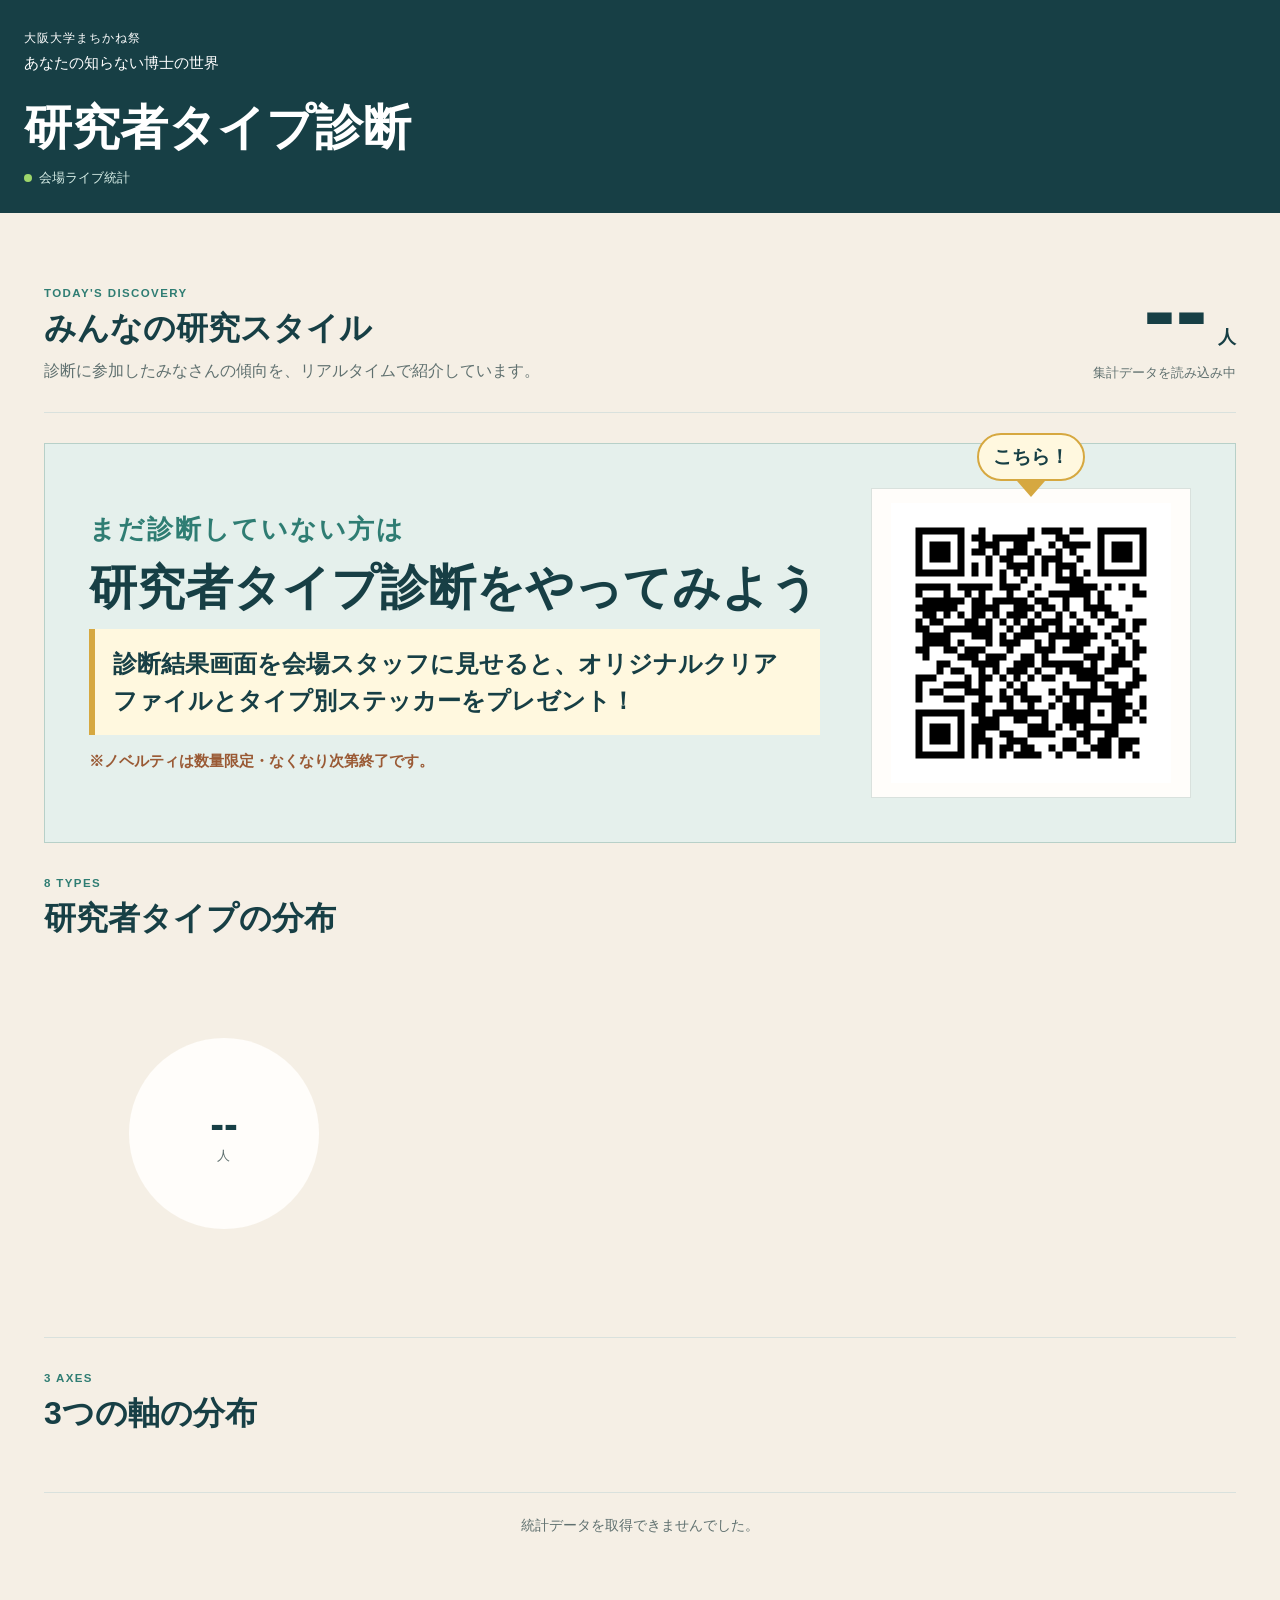
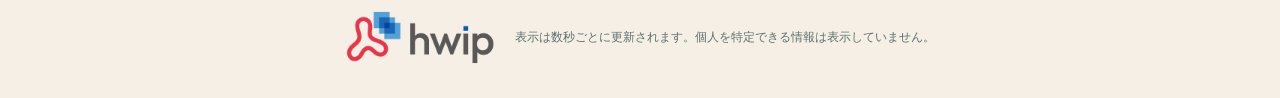
<file: symposium2026/statistics/index.html>
<!DOCTYPE html>
<html lang="ja">
  <head>
    <meta charset="UTF-8" />
    <meta name="viewport" content="width=device-width, initial-scale=1" />
    <meta name="robots" content="noindex, nofollow, noarchive" />
    <meta name="theme-color" content="#173f45" />
    <title>研究者タイプ診断｜会場用統計</title>
    <link rel="stylesheet" href="stats.css?v=type-legend-large-1" />
    <script src="config.js?v=humanware-storage1" defer></script>
    <script src="stats.js?v=humanware-storage2" defer></script>
  </head>
  <body>
    <header class="stats-header">
      <p class="event-label">大阪大学まちかね祭</p>
      <p class="event-catch">あなたの知らない博士の世界</p>
      <h1>研究者タイプ診断</h1>
      <p class="live-label"><span aria-hidden="true"></span>会場ライブ統計</p>
    </header>

    <main>
      <section class="overview" aria-labelledby="overview-title">
        <div>
          <p class="section-kicker">TODAY'S DISCOVERY</p>
          <h2 id="overview-title">みんなの研究スタイル</h2>
          <p class="overview-copy">診断に参加したみなさんの傾向を、リアルタイムで紹介しています。</p>
        </div>
        <div class="total-display" aria-live="polite">
          <span id="total-count" class="total-count">--</span>
          <span class="total-unit">人</span>
          <p id="updated-at" class="updated-at">集計データを読み込み中</p>
        </div>
      </section>

      <section class="diagnosis-prompt" aria-labelledby="diagnosis-prompt-title">
        <div class="diagnosis-prompt-copy">
          <p class="section-kicker">まだ診断していない方はこちら！</p>
          <h2 id="diagnosis-prompt-title">研究者タイプ診断をやってみよう</h2>
          <p>スマートフォンでQRコードを読み取り、9つの質問に答えてみてください。</p>
          <p class="diagnosis-prompt-gift"><strong>診断結果画面を会場スタッフに見せると、オリジナルクリアファイルとタイプ別ステッカーをプレゼント！</strong></p>
          <p class="diagnosis-prompt-note">※ノベルティは数量限定・なくなり次第終了です。</p>
        </div>
        <a class="diagnosis-prompt-qr" href="../researcher-type-diagnosis/" aria-label="研究者タイプ診断を開く">
          <img src="../assets/images/diag_qr.png" width="240" height="240" alt="研究者タイプ診断を開くQRコード" />
          <span>診断ページを開く</span>
        </a>
      </section>

      <section class="stats-section" aria-labelledby="types-title">
        <div class="section-heading">
          <p class="section-kicker">8 TYPES</p>
          <h2 id="types-title">研究者タイプの分布</h2>
        </div>
        <div class="type-layout">
          <div class="donut-wrap">
            <div id="type-donut" class="donut-chart" role="img" aria-label="8タイプの分布">
              <div class="donut-hole"><strong id="type-donut-total">--</strong><span>人</span></div>
            </div>
          </div>
          <div id="type-legend" class="type-legend"></div>
        </div>
      </section>

      <section class="stats-section" aria-labelledby="axes-title">
        <div class="section-heading">
          <p class="section-kicker">3 AXES</p>
          <h2 id="axes-title">3つの軸の分布</h2>
        </div>
        <div id="axis-grid" class="axis-grid"></div>
      </section>

      <p id="stats-status" class="stats-status" role="status" aria-live="polite">統計データを読み込み中です。</p>
    </main>

    <footer class="stats-footer">
      <img src="../assets/images/logo.png" width="240" height="90" alt="ヒューマンウェアイノベーション学位プログラム" />
      <p>表示は数秒ごとに更新されます。個人を特定できる情報は表示していません。</p>
    </footer>
  </body>
</html>
</file>
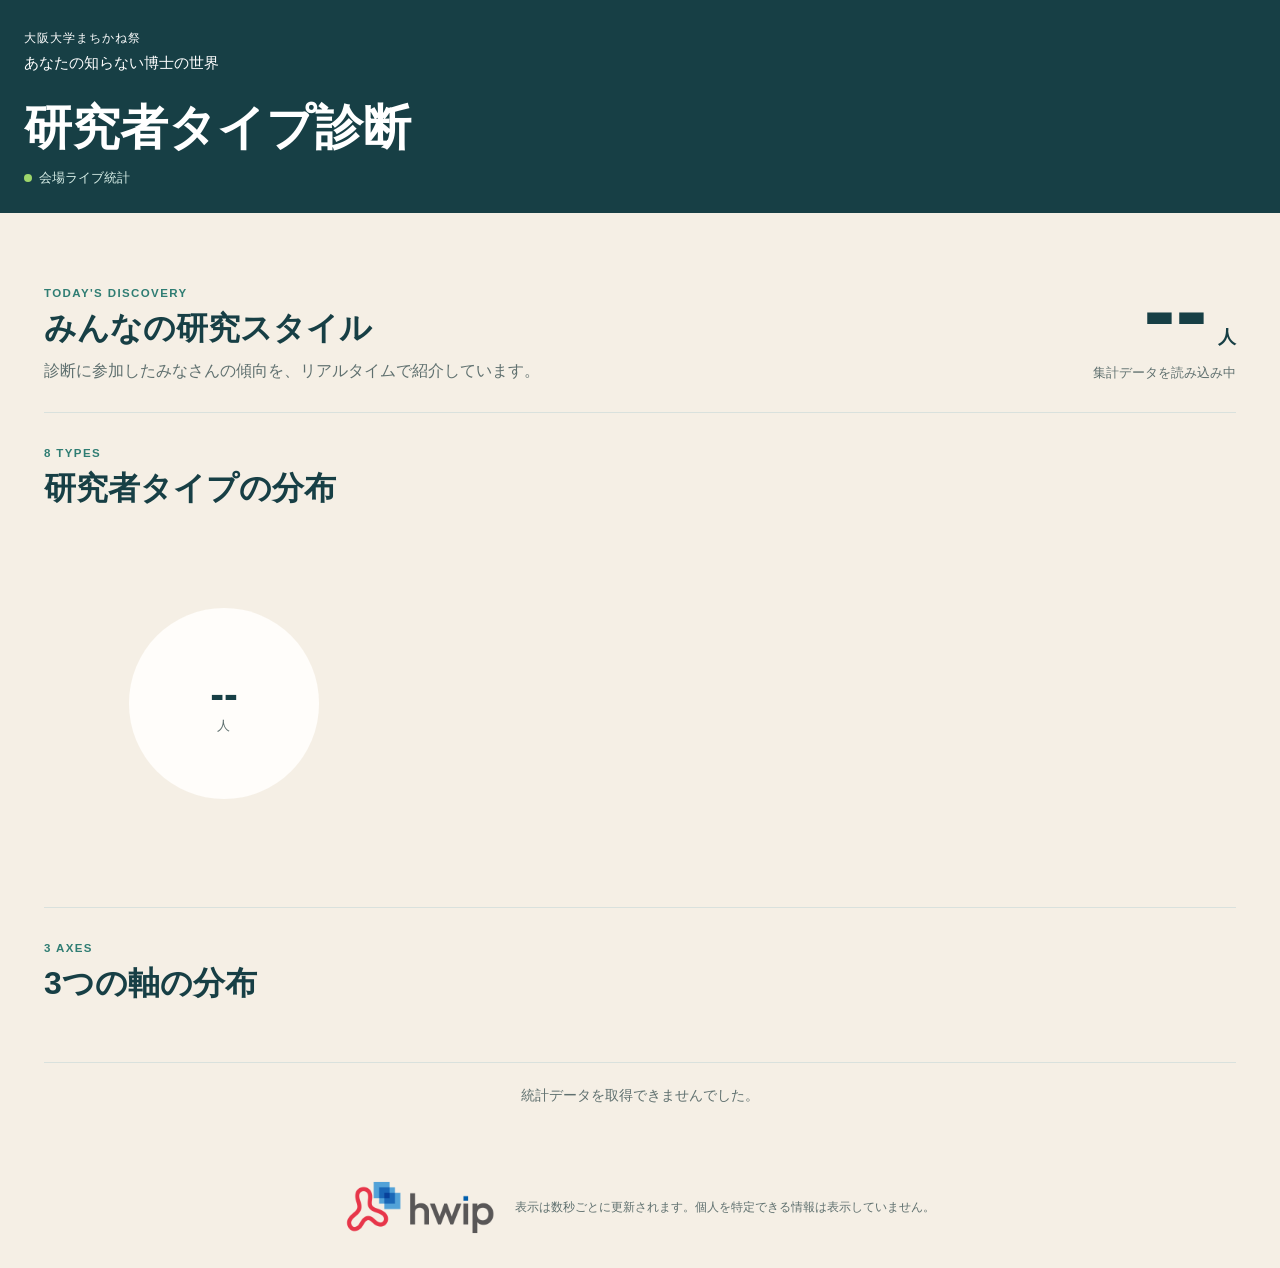
<file: stats.html>
<!DOCTYPE html>
<html lang="ja">
  <head>
    <meta charset="UTF-8" />
    <meta name="viewport" content="width=device-width, initial-scale=1" />
    <meta name="theme-color" content="#173f45" />
    <title>研究者タイプ診断｜会場用統計</title>
    <link rel="stylesheet" href="stats.css" />
    <script src="config.js?v=humanware-storage1" defer></script>
    <script src="stats.js?v=humanware-storage2" defer></script>
  </head>
  <body>
    <header class="stats-header">
      <p class="event-label">大阪大学まちかね祭</p>
      <p class="event-catch">あなたの知らない博士の世界</p>
      <h1>研究者タイプ診断</h1>
      <p class="live-label"><span aria-hidden="true"></span>会場ライブ統計</p>
    </header>

    <main>
      <section class="overview" aria-labelledby="overview-title">
        <div>
          <p class="section-kicker">TODAY'S DISCOVERY</p>
          <h2 id="overview-title">みんなの研究スタイル</h2>
          <p class="overview-copy">診断に参加したみなさんの傾向を、リアルタイムで紹介しています。</p>
        </div>
        <div class="total-display" aria-live="polite">
          <span id="total-count" class="total-count">--</span>
          <span class="total-unit">人</span>
          <p id="updated-at" class="updated-at">集計データを読み込み中</p>
        </div>
      </section>

      <section class="stats-section" aria-labelledby="types-title">
        <div class="section-heading">
          <p class="section-kicker">8 TYPES</p>
          <h2 id="types-title">研究者タイプの分布</h2>
        </div>
        <div class="type-layout">
          <div class="donut-wrap">
            <div id="type-donut" class="donut-chart" role="img" aria-label="8タイプの分布">
              <div class="donut-hole"><strong id="type-donut-total">--</strong><span>人</span></div>
            </div>
          </div>
          <div id="type-legend" class="type-legend"></div>
        </div>
      </section>

      <section class="stats-section" aria-labelledby="axes-title">
        <div class="section-heading">
          <p class="section-kicker">3 AXES</p>
          <h2 id="axes-title">3つの軸の分布</h2>
        </div>
        <div id="axis-grid" class="axis-grid"></div>
      </section>

      <p id="stats-status" class="stats-status" role="status" aria-live="polite">統計データを読み込み中です。</p>
    </main>

    <footer class="stats-footer">
      <img src="assets/images/logo.png" width="240" height="90" alt="ヒューマンウェアイノベーション学位プログラム" />
      <p>表示は数秒ごとに更新されます。個人を特定できる情報は表示していません。</p>
    </footer>
  </body>
</html>
</file>
<file: style.css>
:root {
  color-scheme: light;
  --color-ink: #263d3a;
  --color-muted: #606e6b;
  --color-paper: #ffffff;
  --color-line: #dce5e1;
  /* 暫定の配色。メインカラー決定後はここを変更する。 */
  --color-accent: #2f7d73;
  --color-accent-dark: #235f58;
  --color-accent-light: #eef6f3;
  --color-warm: #faf4ec;
  --color-rose: #f8eef0;
  --color-error: #a23232;
  font-family: "Hiragino Sans", "Yu Gothic", "YuGothic", "Meiryo", system-ui, sans-serif;
  font-size: 16px;
  letter-spacing: 0;
  line-height: 1.7;
  color: var(--color-ink);
  background: var(--color-paper);
}

* {
  box-sizing: border-box;
}

[hidden] {
  display: none !important;
}

body {
  margin: 0;
  min-height: 100vh;
  min-height: 100svh;
  display: flex;
  flex-direction: column;
}

button, input {
  font: inherit;
}

button {
  cursor: pointer;
  touch-action: manipulation;
}

button:disabled {
  cursor: not-allowed;
}

button, h1, h2, h3, p, dd {
  overflow-wrap: anywhere;
}

img {
  display: block;
  max-width: 100%;
}

h1, h2, h3, p, figure, dl, dd {
  margin: 0;
}

:focus-visible {
  outline: 3px solid var(--color-accent);
  outline-offset: 5px;
}

[tabindex="-1"]:focus {
  outline: none;
}

.visually-hidden {
  position: absolute;
  width: 1px;
  height: 1px;
  padding: 0;
  margin: -1px;
  overflow: hidden;
  clip-path: inset(50%);
  white-space: nowrap;
  border: 0;
}

.skip-link {
  position: fixed;
  top: 8px;
  left: 12px;
  z-index: 10;
  transform: translateY(-150%);
  padding: 10px 16px;
  background: white;
  color: var(--color-ink);
}

.skip-link:focus {
  transform: translateY(0);
}

.site-header {
  width: min(100% - 40px, 1080px);
  margin-inline: auto;
  min-height: 72px;
  display: flex;
  align-items: center;
  justify-content: space-between;
  gap: 16px;
  border-bottom: 1px solid var(--color-line);
}

.site-name {
  font-size: 0.9375rem;
  font-weight: 700;
}

.header-note {
  color: var(--color-muted);
  font-size: 0.8125rem;
  white-space: nowrap;
}

main {
  flex: 1;
}

.start-screen {
  width: min(100% - 40px, 1040px);
  margin-inline: auto;
  padding-block: 36px 30px;
  text-align: center;
}

.event-festival {
  color: var(--color-muted);
  font-size: 0.8125rem;
}

.event-title {
  margin-top: 4px;
  color: var(--color-accent-dark);
  font-size: 1rem;
  font-weight: 800;
  line-height: 1.6;
}

.event-catch {
  margin: 4px 0 20px;
  color: var(--color-accent-dark);
  font-size: 1.0625rem;
  font-weight: 700;
  line-height: 1.7;
}

.event-catch span {
  display: inline-block;
}

.event-affiliation {
  display: flex;
  flex-direction: column;
  align-items: center;
  gap: 16px;
  max-width: 640px;
  margin: 28px auto 0;
  padding-top: 24px;
  border-top: 1px solid var(--color-line);
}

.program-logo {
  flex: none;
  width: 128px;
  height: 48px;
  object-fit: contain;
}

.event-affiliation p {
  min-width: 0;
  max-width: 440px;
  color: var(--color-muted);
  font-size: 0.8125rem;
  line-height: 1.9;
}

.event-affiliation a {
  color: var(--color-accent-dark);
  text-underline-offset: 4px;
}

.event-affiliation a:hover {
  text-decoration-thickness: 2px;
}

.venue-file-showcase {
  margin-top: 18px;
  padding: 14px;
  border: 1px solid #eadfca;
  background: #fffaf0;
}

.venue-file-showcase-title {
  margin: 0 0 10px;
  color: var(--color-accent-dark);
  font-size: 0.9375rem;
  font-weight: 800;
  text-align: center;
}

.venue-file-showcase .file-showcase-visuals {
  display: grid;
  grid-template-columns: repeat(2, minmax(0, 1fr));
  gap: 10px;
  max-width: 440px;
  margin: 0 auto;
}

.venue-file-showcase .file-showcase-visuals figure {
  min-width: 0;
  margin: 0;
  border: 1px solid #e5d9c6;
  background: white;
}

.venue-file-showcase .file-showcase-visuals img {
  display: block;
  width: 100%;
  height: auto;
}

.venue-file-showcase .file-showcase-visuals figcaption {
  padding: 5px 4px;
  color: var(--color-muted);
  font-size: 0.75rem;
  font-weight: 700;
  text-align: center;
}

.eyebrow {
  margin-bottom: 12px;
  color: var(--color-accent-dark);
  font-size: 0.875rem;
  font-weight: 700;
}

h1 {
  font-size: 2rem;
  line-height: 1.4;
  font-weight: 800;
}

h1 span {
  display: inline-block;
}

.lead {
  max-width: 540px;
  margin: 16px auto 0;
  font-size: 1rem;
  color: var(--color-muted);
  line-height: 1.9;
}

.lead span {
  display: block;
}

.gift-note {
  max-width: 560px;
  margin: 22px auto 0;
  padding: 12px 14px;
  border-left: 4px solid #b58a45;
  background: #fff9ed;
  color: #624d2b;
  font-size: 0.875rem;
  line-height: 1.85;
  text-align: left;
}

.gift-note strong {
  color: #4d3a1e;
}

.character-gallery {
  display: grid;
  grid-template-columns: repeat(4, minmax(0, 1fr));
  gap: 20px 8px;
  margin: 28px auto 32px;
}

.character {
  min-width: 0;
}

.character img {
  width: 100%;
  height: auto;
  aspect-ratio: 4 / 5;
  object-fit: contain;
}

.character figcaption {
  margin-top: 6px;
  color: var(--color-muted);
  font-size: 0.75rem;
  line-height: 1.5;
}

.start-actions {
  max-width: 360px;
  margin-inline: auto;
}

.primary-button, .secondary-button {
  min-height: 52px;
  padding: 12px 20px;
  border: 1px solid transparent;
  border-radius: 6px;
  font-weight: 700;
  line-height: 1.5;
  transition: background-color 140ms ease, border-color 140ms ease;
}

.primary-button {
  background: var(--color-accent);
  color: #fff;
}

.primary-button:not(:disabled):hover {
  background: var(--color-accent-dark);
}

.primary-button:disabled {
  background: #e7ece9;
  border-color: #dce3df;
  color: #737e78;
}

.start-actions .primary-button {
  width: 100%;
  min-height: 56px;
}

.secondary-button {
  border-color: var(--color-line);
  background: white;
  color: var(--color-ink);
}

.secondary-button:hover {
  background: var(--color-accent-light);
  border-color: var(--color-accent);
}

.quiet-note {
  margin-top: 16px;
  color: var(--color-muted);
  font-size: 0.75rem;
  line-height: 1.8;
}

.notice {
  margin-top: 20px;
  color: var(--color-error);
}

.question-screen {
  width: min(100% - 40px, 600px);
  margin: 28px auto 40px;
}

.question-progress {
  margin-bottom: 24px;
}

.progress-label {
  display: flex;
  justify-content: space-between;
  gap: 16px;
  margin-bottom: 10px;
  font-size: 0.875rem;
  color: var(--color-muted);
}

#question-count {
  font-variant-numeric: tabular-nums;
  color: var(--color-accent-dark);
  font-weight: 700;
}

progress {
  appearance: none;
  display: block;
  width: 100%;
  height: 5px;
  overflow: hidden;
  border: 0;
  border-radius: 0;
  background: #e9efec;
  color: var(--color-accent);
}

progress::-webkit-progress-bar {
  background: #e9efec;
}

progress::-webkit-progress-value {
  background: var(--color-accent);
}

progress::-moz-progress-bar {
  background: var(--color-accent);
}

.question-title {
  font-size: 1.1875rem;
  line-height: 1.85;
  font-weight: 700;
  margin-bottom: 24px;
  text-wrap: balance;
}

.question-comparison {
  display: grid;
  gap: 14px;
  padding: 18px 0;
  margin: -6px 0 24px;
  border-block: 1px solid var(--color-line);
}

.comparison-item {
  display: grid;
  grid-template-columns: 28px minmax(0, 1fr);
  gap: 12px;
  align-items: start;
}

.comparison-item dt {
  display: grid;
  place-items: center;
  width: 28px;
  min-height: 28px;
  background: var(--color-accent-light);
  color: var(--color-accent-dark);
  font-size: 0.875rem;
  font-weight: 800;
}

.comparison-item:nth-child(2) dt {
  background: var(--color-rose);
  color: #7e465a;
}

.comparison-item dd {
  font-size: 0.9375rem;
  line-height: 1.85;
}

.answer-fieldset {
  border: 0;
  margin: 0;
  padding: 0;
  min-width: 0;
}

.answer-options {
  display: grid;
  gap: 8px;
}

.answer-option {
  position: relative;
  display: grid;
  grid-template-columns: 18px 14px minmax(0, 1fr) 36px;
  align-items: center;
  gap: 10px;
  min-height: 54px;
  padding: 11px 14px;
  border: 1px solid var(--color-line);
  border-radius: 6px;
  cursor: pointer;
  background: white;
}

.answer-option:hover {
  border-color: var(--color-accent);
}

.answer-option:has(input:checked) {
  border-color: var(--color-accent);
  box-shadow: inset 0 0 0 1px var(--color-accent);
  background: var(--color-accent-light);
}

.answer-option:has(input:focus-visible) {
  outline: 3px solid var(--color-accent);
  outline-offset: 3px;
}

.answer-option input {
  width: 18px;
  height: 18px;
  margin: 0;
  accent-color: var(--color-accent);
}

.answer-option input:focus-visible {
  outline: none;
}

.answer-value {
  color: var(--color-muted);
  font-size: 0.8125rem;
  font-variant-numeric: tabular-nums;
}

.answer-label {
  font-size: 0.9375rem;
  line-height: 1.6;
}

.answer-state {
  visibility: hidden;
  color: var(--color-accent-dark);
  font-size: 0.6875rem;
  font-weight: 700;
}

input:checked ~ .answer-state {
  visibility: visible;
}

.answer-error {
  margin-top: 14px;
  color: var(--color-error);
}

.question-navigation {
  display: grid;
  grid-template-columns: minmax(0, 1fr) minmax(0, 1.5fr);
  gap: 12px;
  margin-top: 24px;
}

.interest-screen {
  min-height: min(72vh, 620px);
  display: grid;
  place-items: center;
  padding: 40px 20px;
  background: var(--color-warm);
  border-block: 1px solid #eee6d9;
}

.interest-panel {
  width: min(100%, 560px);
  text-align: center;
}

.interest-panel h2 {
  margin-top: 8px;
  font-size: clamp(1.4rem, 6vw, 2rem);
  line-height: 1.5;
}

.interest-panel > p:not(.eyebrow) {
  margin-top: 16px;
  color: var(--color-muted);
  line-height: 1.8;
}

.interest-panel .interest-choices {
  margin-top: 28px;
}

.interest-panel .survey-note {
  margin-top: 14px;
  font-size: 0.8125rem;
}

.result-screen {
  padding-top: 28px;
}

.result-heading {
  padding-inline: 20px;
  text-align: center;
}

.result-heading .eyebrow {
  margin-bottom: 6px;
}

.result-code {
  color: var(--color-accent-dark);
  font-size: 1.0625rem;
  font-weight: 700;
}

.result-heading h2 {
  font-size: 1.75rem;
  line-height: 1.5;
  margin-top: 2px;
}

.result-body {
  width: min(100% - 40px, 880px);
  margin: 12px auto 36px;
}

.result-portrait {
  width: min(100%, 280px);
  margin-inline: auto;
}

.result-portrait img {
  width: 100%;
  height: auto;
  aspect-ratio: 6 / 7;
  object-fit: contain;
}

.result-details {
  max-width: 460px;
  margin-inline: auto;
}

.result-description {
  margin-top: 16px;
  font-size: 1.0625rem;
  line-height: 1.9;
}

.result-catch {
  margin-top: 16px;
  font-size: 1.125rem;
  font-weight: 700;
}

.result-axes {
  display: grid;
  gap: 16px;
  margin: 24px 0 16px;
}

.axis-label {
  margin-bottom: 7px;
  font-size: 0.75rem;
  color: var(--color-muted);
}

.axis-poles {
  display: grid;
  grid-template-columns: repeat(2, minmax(0, 1fr));
  gap: 8px;
}

.axis-pole {
  display: grid;
  grid-template-columns: auto minmax(0, 1fr) auto;
  align-items: center;
  gap: 4px;
  min-height: 44px;
  padding: 8px;
  background: #f5f6f5;
  border: 1px solid transparent;
  color: var(--color-muted);
  font-size: 0.8125rem;
}

.axis-pole.is-selected {
  color: var(--color-accent-dark);
  border-color: var(--color-accent);
  background: var(--color-accent-light);
  font-weight: 700;
}

.axis-code {
  font-size: 0.875rem;
}

.axis-percent {
  font-size: 0.875rem;
  font-variant-numeric: tabular-nums;
  white-space: nowrap;
}

.axis-bar {
  position: relative;
  display: flex;
  height: 8px;
  margin-top: 8px;
  overflow: hidden;
  background: var(--color-line);
}

.axis-bar::after {
  content: "";
  position: absolute;
  left: 50%;
  top: 0;
  width: 2px;
  height: 100%;
  background: white;
  transform: translateX(-50%);
}

.axis-segment {
  position: absolute;
  top: 0;
  height: 100%;
  background: #d9e2df;
}

.axis-segment.is-selected {
  background: var(--color-accent);
}

.percentage-note {
  margin-bottom: 24px;
  color: var(--color-muted);
  font-size: 0.75rem;
  line-height: 1.8;
}

.result-details > button {
  width: 100%;
}

.storage-status {
  margin: 0 0 12px;
  color: var(--color-muted);
  font-size: 0.8125rem;
  line-height: 1.8;
}

.storage-status.is-error {
  color: var(--color-error);
}

#saved-result-button {
  display: block;
  margin: 8px auto 0;
}

.venue-section {
  padding: 30px 20px 34px;
  background: var(--color-warm);
  border-block: 1px solid #eee6d9;
}

.venue-inner {
  max-width: 680px;
  margin-inline: auto;
}

.venue-section .eyebrow {
  color: #806335;
  font-size: 0.75rem;
  margin-bottom: 6px;
}

.venue-section h3 {
  font-size: 1.25rem;
  line-height: 1.6;
  margin-bottom: 14px;
}

.event-link {
  display: flex;
  align-items: center;
  justify-content: space-between;
  gap: 12px;
  min-height: 58px;
  margin: 18px 0 20px;
  padding: 14px 18px;
  border: 2px solid var(--color-accent-dark);
  border-radius: 8px;
  color: white;
  background: var(--color-accent);
  font-size: 1rem;
  font-weight: 800;
  text-decoration: none;
  box-shadow: 0 4px 0 rgb(47 125 115 / 22%);
  transition: transform 160ms ease, background-color 160ms ease, box-shadow 160ms ease;
}

.event-link:hover {
  color: white;
  background: var(--color-accent-dark);
  transform: translateY(-2px);
  box-shadow: 0 6px 0 rgb(47 125 115 / 22%);
}

.event-link:focus-visible {
  outline: 3px solid #d6a944;
  outline-offset: 3px;
}

.event-link span:last-child {
  flex: 0 0 auto;
  font-size: 1.5rem;
  line-height: 1;
}

.venue-section p:not(.eyebrow) {
  font-size: 0.9375rem;
  line-height: 1.9;
}

.venue-section p + p {
  margin-top: 12px;
}

.venue-section .venue-gift-note {
  margin-top: 18px;
}

.symposium-interest {
  margin-top: 28px;
  padding-top: 24px;
  border-top: 1px solid #e2d9cd;
}

.symposium-interest h4 {
  margin: 0 0 10px;
  font-size: 1.0625rem;
}

.screenshot-note {
  max-width: 460px;
  margin: 12px auto 0;
  font-size: 0.8125rem;
  color: var(--color-muted);
}

.interest-choices {
  display: grid;
  grid-template-columns: repeat(2, minmax(0, 1fr));
  gap: 12px;
  margin-top: 20px;
}

.interest-choices button {
  padding-inline: 8px;
  font-size: 0.9375rem;
}

.interest-choices button[aria-pressed="true"] {
  background: var(--color-accent-light);
  border-color: var(--color-accent);
  box-shadow: inset 0 0 0 1px var(--color-accent);
}

.interest-choices button:disabled {
  opacity: 0.65;
}

#collection-status {
  margin-top: 16px;
}

.venue-section .survey-note {
  margin-top: 8px;
  color: var(--color-muted);
  font-size: 0.75rem;
}

.site-footer {
  min-height: 88px;
  display: flex;
  flex-wrap: wrap;
  justify-content: center;
  align-items: center;
  gap: 6px 14px;
  padding: 16px 20px;
}

.text-button {
  min-height: 44px;
  border: 0;
  padding: 8px 2px;
  color: var(--color-muted);
  background: transparent;
  font-size: 0.8125rem;
  text-decoration: underline;
  text-underline-offset: 4px;
}

.ai-credit {
  flex-basis: 100%;
  margin: 0;
  color: var(--color-muted);
  font-size: 0.75rem;
  line-height: 1.8;
  text-align: center;
}

.text-button:hover {
  color: var(--color-accent-dark);
}

.footer-divider {
  width: 1px;
  height: 12px;
  background: var(--color-line);
}

.dialog-open {
  overflow: hidden;
}

.about-dialog {
  width: min(100% - 24px, 720px);
  max-height: calc(100% - 40px);
  max-height: calc(100dvh - 40px);
  border: 1px solid var(--color-line);
  border-radius: 8px;
  padding: 0;
  color: var(--color-ink);
  background: white;
  overscroll-behavior: contain;
  scroll-padding-top: 84px;
}

.about-dialog::backdrop {
  background: rgb(27 42 39 / 45%);
}

.dialog-toolbar {
  position: sticky;
  top: 0;
  z-index: 1;
  display: flex;
  align-items: center;
  justify-content: space-between;
  gap: 16px;
  padding: 12px 20px;
  border-bottom: 1px solid var(--color-line);
  background: white;
  font-size: 0.875rem;
  font-weight: 700;
}

.close-button {
  min-height: 44px;
  padding: 8px 14px;
  font-size: 0.875rem;
}

.about-content {
  padding: 24px 20px 32px;
}

.about-content h2 {
  font-size: 1.375rem;
  line-height: 1.6;
  margin-bottom: 18px;
}

.about-content h3 {
  font-size: 1.0625rem;
  margin: 28px 0 12px;
}

.about-content p, .about-axes {
  font-size: 0.9375rem;
  line-height: 1.95;
}

.about-content p + p {
  margin-top: 16px;
}

.about-axes {
  display: grid;
  gap: 18px;
}

.about-axes dt {
  font-weight: 700;
  margin-bottom: 4px;
}

.about-axes dd + dd {
  margin-top: 6px;
}

.reference-list {
  margin: 18px 0 0;
  padding: 0;
  list-style: none;
}

.reference-list li {
  padding-block: 16px;
  border-top: 1px solid var(--color-line);
  overflow-wrap: anywhere;
}

.reference-axis {
  color: var(--color-accent-dark);
  font-size: 0.8125rem;
  font-weight: 700;
}

.reference-list p {
  margin-top: 6px;
  font-size: 0.875rem;
}

.reference-link {
  display: inline-flex;
  align-items: center;
  min-height: 44px;
  color: var(--color-accent-dark);
  font-size: 0.8125rem;
  text-underline-offset: 4px;
}

@media (min-width: 720px) {
  .site-header {
    min-height: 84px;
  }

  .start-screen {
    padding-top: 48px;
  }

  .event-catch {
    font-size: 1.25rem;
  }

  .event-affiliation {
    flex-direction: row;
    gap: 28px;
    margin-top: 36px;
    text-align: left;
  }

  h1 {
    font-size: 3.25rem;
  }

  .lead {
    font-size: 1.0625rem;
  }

  .lead span {
    display: inline;
  }

  .character-gallery {
    grid-template-columns: repeat(8, minmax(0, 1fr));
    gap: 12px;
    margin-block: 38px 42px;
  }

  .character figcaption {
    font-size: 0.8125rem;
    margin-top: 12px;
  }

  .question-screen {
    margin-top: 40px;
  }

  .question-title {
    font-size: 1.375rem;
  }

  .answer-label {
    font-size: 1rem;
  }

  .result-screen {
    padding-top: 36px;
  }

  .result-heading h2 {
    font-size: 2rem;
  }

  .result-body {
    display: grid;
    grid-template-columns: minmax(0, 1fr) minmax(0, 1fr);
    gap: 48px;
    align-items: center;
    margin-block: 24px 48px;
  }

  .result-portrait {
    width: 100%;
    max-width: 380px;
  }

  .result-description {
    margin-top: 0;
  }

  .venue-section {
    padding-block: 36px;
  }

  .about-content {
    padding: 28px 36px 40px;
  }
}

@media (prefers-reduced-motion: reduce) {
  *, *::before, *::after {
    transition: none !important;
  }
}
</file>
<file: symposium2026/style.css>
:root {
  color-scheme: light;
  --navy: #092b67;
  --blue: #07519b;
  --cyan: #4fc7e5;
  --sky: #e9f7fb;
  --ink: #172b55;
  --muted: #53617a;
  --line: #cbd9eb;
  --yellow: #ffd75a;
  --pink: #ed9db1;
  --white: #ffffff;
  font-family: "Hiragino Sans", "Yu Gothic", "YuGothic", "Meiryo", system-ui, sans-serif;
  color: var(--ink);
  background: var(--white);
  line-height: 1.8;
  letter-spacing: 0;
}

* { box-sizing: border-box; }
html { scroll-behavior: smooth; }
body { margin: 0; min-width: 320px; }
img { display: block; max-width: 100%; }
a { color: inherit; }
h1, h2, h3, p, figure, dl { margin: 0; }
h1, h2, h3, p, dd { overflow-wrap: anywhere; }
:focus-visible { outline: 3px solid var(--yellow); outline-offset: 4px; }

.content-wrap { width: min(100% - 40px, 1120px); margin-inline: auto; }
.narrow-wrap { max-width: 900px; }
.section-band { background: var(--sky); }

.site-header {
  position: sticky;
  top: 0;
  z-index: 10;
  display: flex;
  align-items: center;
  justify-content: space-between;
  min-height: 72px;
  padding: 10px max(20px, calc((100% - 1120px) / 2));
  border-bottom: 1px solid var(--line);
  background: rgb(255 255 255 / 96%);
}
.brand { display: inline-flex; align-items: center; gap: 10px; text-decoration: none; font-weight: 800; color: var(--navy); }
.brand img { width: 82px; height: 32px; object-fit: contain; }
.brand span { font-size: .8rem; line-height: 1.35; }
.site-nav { display: flex; align-items: center; gap: 22px; font-size: .82rem; font-weight: 700; color: var(--navy); }
.site-nav a { text-decoration: none; text-underline-offset: 4px; }
.site-nav a:hover { text-decoration: underline; }
.menu-button { display: none; border: 1px solid var(--line); border-radius: 6px; background: var(--white); color: var(--navy); padding: 8px 10px; font-size: .75rem; }
.menu-icon { display: grid; gap: 3px; margin-bottom: 2px; }
.menu-icon i { display: block; width: 18px; height: 2px; background: var(--blue); }

.hero {
  position: relative;
  isolation: isolate;
  overflow: hidden;
  min-height: 650px;
  display: grid;
  place-items: center;
  padding: 76px 20px;
  color: var(--white);
  background: var(--blue);
}
.hero::before { content: ""; position: absolute; inset: 0; z-index: -1; background: rgb(5 42 107 / 18%); }
.hero-content { width: min(100%, 900px); text-align: center; }
.hero-kicker { margin-bottom: 12px; color: var(--yellow); font-weight: 700; }
.hero-brand { display: inline-flex; margin: 0 auto 18px; padding: 7px 18px; border-radius: 4px; background: var(--white); }
.hero-brand img { width: 150px; height: 48px; object-fit: contain; }
.hero h1 { font-size: clamp(2rem, 7vw, 4.75rem); line-height: 1.2; letter-spacing: .02em; }
.hero-lead { margin-top: 16px; font-size: clamp(1.25rem, 4vw, 2.25rem); font-weight: 800; line-height: 1.45; }
.hero-facts { display: flex; justify-content: center; gap: 28px; margin: 38px auto 0; padding: 20px 0; border-block: 1px solid rgb(255 255 255 / 55%); }
.hero-facts p { display: grid; gap: 2px; font-size: .95rem; }
.hero-facts strong { font-size: 1.1rem; }
.hero-badges { display: flex; justify-content: center; gap: 10px; margin-top: 24px; }
.hero-badges span { padding: 7px 18px; border-radius: 999px; background: var(--yellow); color: var(--navy); font-weight: 800; }

section { scroll-margin-top: 80px; }
.section-heading h2, h2 { font-size: clamp(1.75rem, 5vw, 2.7rem); line-height: 1.35; color: var(--navy); }
.section-heading p:not(.eyebrow) { margin-top: 12px; }
.section-lead { font-size: 1.25rem; font-weight: 800; color: var(--blue); }
.eyebrow { margin-bottom: 8px; color: #c46a27; font-size: .75rem; font-weight: 800; letter-spacing: .08em; }
.centered-heading { text-align: center; }

.diagnosis-section { padding: 76px 20px 82px; text-align: center; }
.diagnosis-section .section-heading { max-width: 700px; margin-inline: auto; }
.diagnosis-section .eyebrow { font-size: 1.75rem; letter-spacing: .04em; }
.diagnosis-section .section-heading > p:last-child { color: var(--muted); }
.character-grid { display: grid; grid-template-columns: repeat(4, minmax(0, 1fr)); gap: 22px 12px; max-width: 900px; margin: 42px auto 34px; }
.character-grid figure { min-width: 0; }
.character-grid img { width: 100%; height: 160px; object-fit: contain; }
.character-grid figcaption { margin-top: 8px; color: var(--navy); font-size: .8rem; font-weight: 800; }
.cta-button { display: inline-flex; align-items: center; gap: 22px; min-height: 56px; padding: 13px 24px; border: 2px solid var(--navy); border-radius: 6px; background: var(--yellow); color: var(--navy); font-weight: 800; text-decoration: none; box-shadow: 4px 4px 0 var(--navy); }
.cta-button:hover { transform: translate(2px, 2px); box-shadow: 2px 2px 0 var(--navy); }
.cta-button span { font-size: 1.25rem; }

.gift-section { padding: 78px 20px; background: var(--white); }
.gift-section .eyebrow { color: #c52f3b; font-size: clamp(2.25rem, 8vw, 3rem); line-height: 1.15; letter-spacing: 0; }
.gift-section .section-heading { max-width: 760px; margin-inline: auto; }
.gift-section .section-heading > p { margin-top: 12px; color: var(--muted); }
.gift-heading-meta { position: relative; display: block; }
.gift-heading-meta .eyebrow { margin: 0; }
.limited-badge { position: absolute; top: -10px; left: 0; display: inline-flex; align-items: baseline; gap: 8px; margin: 0; padding: 8px 13px; border: 2px solid #c52f3b; border-radius: 5px; background: #fff2b8; color: #9e2631; line-height: 1.2; transform: translate(-8%, -18%) rotate(-2deg); box-shadow: 3px 3px 0 #dcecf2; }
.limited-badge::after { content: ""; position: absolute; left: 22px; bottom: -8px; width: 11px; height: 11px; border-right: 2px solid #c52f3b; border-bottom: 2px solid #c52f3b; background: #fff2b8; transform: rotate(45deg); }
.limited-badge strong { font-size: 1rem; letter-spacing: .08em; }
.limited-badge span { font-size: .78rem; font-weight: 800; }
.sticker-promo { display: grid; gap: 3px; max-width: 560px; margin: 18px auto 0; padding: 14px 18px; border: 2px solid #e5b92f; border-left: 8px solid #c52f3b; background: #fff7d6; box-shadow: 5px 5px 0 #dcecf2; }
.sticker-promo-label { color: #c52f3b; font-size: .72rem; font-weight: 900; letter-spacing: .14em; }
.sticker-promo strong { color: var(--navy); font-size: clamp(1.1rem, 2vw, 1.4rem); line-height: 1.45; }
.sticker-promo span:last-child { color: #c52f3b; font-weight: 800; }
.gift-visuals { display: grid; grid-template-columns: repeat(2, minmax(0, 1fr)); gap: 24px; max-width: 880px; margin: 38px auto 0; }
.gift-visuals figure { margin: 0; border: 1px solid var(--line); background: var(--sky); }
.gift-visuals img { width: 100%; height: auto; }
.gift-visuals figcaption { padding: 8px 12px; color: var(--navy); font-weight: 800; text-align: center; }

.overview-section { padding: 78px 0; }
.overview-layout, .schedule-layout, .access-layout { display: grid; grid-template-columns: minmax(220px, .75fr) minmax(0, 1.25fr); gap: 60px; align-items: start; }
.overview-list { border-top: 2px solid var(--blue); }
.overview-list > div { display: grid; grid-template-columns: 120px minmax(0, 1fr); gap: 20px; padding: 18px 0; border-bottom: 1px solid var(--line); }
.overview-list dt { color: var(--blue); font-weight: 800; }
.overview-list dd { color: var(--muted); }

.program-section { padding: 78px 0; }
.program-grid { display: grid; grid-template-columns: repeat(2, minmax(0, 1fr)); gap: 18px; margin-top: 36px; }
.program-card { min-height: 240px; padding: 28px; border: 1px solid var(--line); border-radius: 8px; box-shadow: 8px 8px 0 rgb(9 43 103 / 12%); }
.program-card-blue { background: #d8f1f8; border-color: #77cde0; }
.program-card-yellow { background: #fff4c9; border-color: #e5bf3a; }
.program-number { color: var(--blue); font-size: 1.2rem; font-weight: 800; }
.program-time { margin-top: 8px; color: var(--muted); font-weight: 700; }
.program-card h3 { margin-top: 24px; color: var(--navy); font-size: 1.3rem; }
.program-card h3 + p { margin-top: 8px; font-weight: 700; }

.speakers-section { padding: 84px 0; }
.speaker-grid { display: grid; grid-template-columns: repeat(2, minmax(0, 1fr)); gap: 22px; margin-top: 40px; }
.speaker-card { display: grid; grid-template-columns: 118px minmax(0, 1fr); gap: 22px; padding: 24px; border-top: 4px solid var(--cyan); background: #f8fbff; }
.speaker-photo { width: 110px; margin-top: 0; }
.speaker-photo img { display: block; width: 110px; height: auto; max-width: 100%; border: 0; border-radius: 0; }
.speaker-card h3 { color: var(--navy); font-size: 1.25rem; line-height: 1.4; }
.speaker-role { margin-top: 8px; color: var(--blue); font-size: .78rem; font-weight: 700; line-height: 1.65; }
.speaker-card div > p:last-child { margin-top: 14px; color: var(--muted); font-size: .82rem; line-height: 1.9; }
.speaker-card-last { grid-column: 1 / -1; max-width: calc(50% - 11px); justify-self: center; }

.schedule-section { padding: 78px 0; }
.schedule-table-wrap { border-top: 2px solid var(--blue); }
table { width: 100%; border-collapse: collapse; }
th, td { padding: 16px 0; border-bottom: 1px solid var(--line); text-align: left; }
th { width: 155px; color: var(--blue); font-size: 1.05rem; font-style: italic; }
td { color: var(--ink); font-weight: 700; }

.hwip-section { padding: 78px 20px; background: var(--navy); color: var(--white); }
.hwip-section h2 { color: var(--white); }
.hwip-link { display: inline-block; margin-top: 14px; color: var(--yellow); font-weight: 800; text-underline-offset: 4px; }
.hwip-section p:last-child { margin-top: 24px; color: #e3f5fb; line-height: 2; }

.access-section { padding: 78px 0; }
.access-place { margin-top: 22px; font-size: 1.15rem; color: var(--navy); }
.access-place strong { color: var(--blue); }
.access-address { margin-top: 14px; color: var(--muted); font-size: .95rem; font-style: normal; line-height: 1.8; }
.access-address strong { color: var(--blue); }
.access-layout > div > p:not(.eyebrow):not(.access-place) { margin-top: 18px; color: var(--muted); }
.text-link, .contact-mail { display: inline-block; margin-top: 22px; color: var(--blue); font-weight: 800; text-underline-offset: 4px; }
.access-map { overflow: hidden; border: 1px solid var(--line); background: var(--white); }
.access-map img { display: block; width: 100%; height: auto; object-fit: contain; }
.access-map figcaption { padding: 8px 12px; color: var(--muted); font-size: .72rem; }
.access-visuals { display: grid; gap: 18px; }

.contact-section { padding: 78px 20px 94px; text-align: center; }
.contact-section p:not(.eyebrow) { margin-top: 20px; color: var(--muted); }
.contact-mail { font-size: 1rem; }
.site-footer { padding: 28px 20px; background: #e6eefb; }
.footer-inner { display: flex; align-items: center; gap: 20px; color: var(--muted); font-size: .72rem; }
.footer-inner img { width: 92px; height: 34px; object-fit: contain; }
.footer-inner p:first-of-type { margin-left: auto; }

@media (max-width: 900px) {
  .site-nav { gap: 12px; font-size: .72rem; }
  .overview-layout, .schedule-layout, .access-layout { gap: 36px; }
  .speaker-card-last { max-width: none; }
}

@media (max-width: 700px) {
  .site-header { padding-inline: 20px; }
  .menu-button { display: grid; justify-items: center; gap: 1px; }
  .site-nav { position: absolute; top: 100%; left: 0; right: 0; display: none; padding: 12px 20px 18px; border-bottom: 1px solid var(--line); background: var(--white); }
  .site-nav.is-open { display: grid; gap: 0; }
  .site-nav a { padding: 11px 0; border-bottom: 1px solid var(--line); }
  .hero { min-height: 620px; padding-block: 64px; }
  .hero-facts { display: grid; gap: 15px; margin-top: 30px; }
  .hero-facts p { text-align: center; }
  .hero-badges { flex-wrap: wrap; }
  .gift-heading-meta { display: flex; flex-direction: column; align-items: stretch; }
  .gift-heading-meta .limited-badge { position: relative; top: auto; left: auto; align-self: flex-start; padding: 7px 10px; transform: rotate(-1deg); }
  .diagnosis-section, .gift-section, .overview-section, .program-section, .speakers-section, .schedule-section, .hwip-section, .access-section { padding-block: 58px; }
  .diagnosis-section .eyebrow { font-size: 1.35rem; }
  .character-grid { grid-template-columns: repeat(4, minmax(0, 1fr)); gap: 18px 4px; margin-top: 30px; }
  .character-grid img { height: 90px; }
  .character-grid figcaption { font-size: .65rem; }
  .overview-layout, .schedule-layout, .access-layout { display: block; }
  .overview-list, .schedule-table-wrap, .access-layout > .access-map { margin-top: 30px; }
  .overview-list > div { grid-template-columns: 92px minmax(0, 1fr); gap: 14px; }
  .program-grid, .speaker-grid { grid-template-columns: 1fr; }
  .gift-visuals { grid-template-columns: repeat(2, minmax(0, 1fr)); gap: 10px; max-width: 460px; }
  .program-card { min-height: 0; }
  .speaker-card, .speaker-card-last { max-width: none; grid-column: auto; justify-self: stretch; grid-template-columns: 88px minmax(0, 1fr); gap: 14px; padding: 18px; }
  .speaker-photo { width: 80px; }
  .speaker-photo img { width: 80px; }
  .speaker-card h3 { font-size: 1.05rem; }
  .speaker-role, .speaker-card div > p:last-child { font-size: .73rem; }
  th { width: 118px; font-size: .9rem; }
  td { font-size: .88rem; }
  .footer-inner { flex-wrap: wrap; }
  .footer-inner p:first-of-type { margin-left: 0; width: 100%; }
}

@media (prefers-reduced-motion: reduce) {
  html { scroll-behavior: auto; }
  .cta-button { transition: none; }
}
</file>
<file: symposium2026/researcher-type-diagnosis/style.css>
:root {
  color-scheme: light;
  --color-ink: #263d3a;
  --color-muted: #606e6b;
  --color-paper: #ffffff;
  --color-line: #dce5e1;
  /* 暫定の配色。メインカラー決定後はここを変更する。 */
  --color-accent: #2f7d73;
  --color-accent-dark: #235f58;
  --color-accent-light: #eef6f3;
  --color-warm: #faf4ec;
  --color-rose: #f8eef0;
  --color-error: #a23232;
  font-family: "Hiragino Sans", "Yu Gothic", "YuGothic", "Meiryo", system-ui, sans-serif;
  font-size: 16px;
  letter-spacing: 0;
  line-height: 1.7;
  color: var(--color-ink);
  background: var(--color-paper);
}

* {
  box-sizing: border-box;
}

[hidden] {
  display: none !important;
}

body {
  margin: 0;
  min-height: 100vh;
  min-height: 100svh;
  display: flex;
  flex-direction: column;
}

button, input {
  font: inherit;
}

button {
  cursor: pointer;
  touch-action: manipulation;
}

button:disabled {
  cursor: not-allowed;
}

button, h1, h2, h3, p, dd {
  overflow-wrap: anywhere;
}

img {
  display: block;
  max-width: 100%;
}

h1, h2, h3, p, figure, dl, dd {
  margin: 0;
}

:focus-visible {
  outline: 3px solid var(--color-accent);
  outline-offset: 5px;
}

[tabindex="-1"]:focus {
  outline: none;
}

.visually-hidden {
  position: absolute;
  width: 1px;
  height: 1px;
  padding: 0;
  margin: -1px;
  overflow: hidden;
  clip-path: inset(50%);
  white-space: nowrap;
  border: 0;
}

.skip-link {
  position: fixed;
  top: 8px;
  left: 12px;
  z-index: 10;
  transform: translateY(-150%);
  padding: 10px 16px;
  background: white;
  color: var(--color-ink);
}

.skip-link:focus {
  transform: translateY(0);
}

.site-header {
  width: min(100% - 40px, 1080px);
  margin-inline: auto;
  min-height: 72px;
  display: flex;
  align-items: center;
  justify-content: space-between;
  gap: 16px;
  border-bottom: 1px solid var(--color-line);
}

.site-name {
  font-size: 0.9375rem;
  font-weight: 700;
}

.header-note {
  color: var(--color-muted);
  font-size: 0.8125rem;
  white-space: nowrap;
}

main {
  flex: 1;
}

.start-screen {
  width: min(100% - 40px, 1040px);
  margin-inline: auto;
  padding-block: 36px 30px;
  text-align: center;
}

.event-festival {
  color: var(--color-muted);
  font-size: 0.8125rem;
}

.event-title {
  margin-top: 4px;
  color: var(--color-accent-dark);
  font-size: 1rem;
  font-weight: 800;
  line-height: 1.6;
}

.event-catch {
  margin: 4px 0 20px;
  color: var(--color-accent-dark);
  font-size: 1.0625rem;
  font-weight: 700;
  line-height: 1.7;
}

.event-catch span {
  display: inline-block;
}

.event-affiliation {
  display: flex;
  flex-direction: column;
  align-items: center;
  gap: 16px;
  max-width: 640px;
  margin: 28px auto 0;
  padding-top: 24px;
  border-top: 1px solid var(--color-line);
}

.program-logo {
  flex: none;
  width: 128px;
  height: 48px;
  object-fit: contain;
}

.event-affiliation p {
  min-width: 0;
  max-width: 440px;
  color: var(--color-muted);
  font-size: 0.8125rem;
  line-height: 1.9;
}

.event-affiliation a {
  color: var(--color-accent-dark);
  text-underline-offset: 4px;
}

.event-affiliation a:hover {
  text-decoration-thickness: 2px;
}

.venue-file-showcase {
  margin-top: 18px;
  padding: 14px;
  border: 1px solid #eadfca;
  background: #fffaf0;
}

.venue-file-showcase-title {
  margin: 0 0 10px;
  color: var(--color-accent-dark);
  font-size: 0.9375rem;
  font-weight: 800;
  text-align: center;
}

.venue-file-showcase .file-showcase-visuals {
  display: grid;
  grid-template-columns: repeat(2, minmax(0, 1fr));
  gap: 10px;
  max-width: 440px;
  margin: 0 auto;
}

.venue-file-showcase .file-showcase-visuals figure {
  min-width: 0;
  margin: 0;
  border: 1px solid #e5d9c6;
  background: white;
}

.venue-file-showcase .file-showcase-visuals img {
  display: block;
  width: 100%;
  height: auto;
}

.venue-file-showcase .file-showcase-visuals figcaption {
  padding: 5px 4px;
  color: var(--color-muted);
  font-size: 0.75rem;
  font-weight: 700;
  text-align: center;
}

.eyebrow {
  margin-bottom: 12px;
  color: var(--color-accent-dark);
  font-size: 0.875rem;
  font-weight: 700;
}

h1 {
  font-size: 2rem;
  line-height: 1.4;
  font-weight: 800;
}

h1 span {
  display: inline-block;
}

.lead {
  max-width: 540px;
  margin: 16px auto 0;
  font-size: 1rem;
  color: var(--color-muted);
  line-height: 1.9;
}

.lead span {
  display: block;
}

.gift-note {
  max-width: 560px;
  margin: 22px auto 0;
  padding: 12px 14px;
  border-left: 4px solid #b58a45;
  background: #fff9ed;
  color: #624d2b;
  font-size: 0.875rem;
  line-height: 1.85;
  text-align: left;
}

.gift-note strong {
  color: #4d3a1e;
}

.gift-note-availability {
  margin: 8px auto 0;
  color: #9a5a35;
  font-size: 0.78rem;
  font-weight: 700;
  text-align: center;
}

.character-gallery {
  display: grid;
  grid-template-columns: repeat(4, minmax(0, 1fr));
  gap: 20px 8px;
  margin: 28px auto 32px;
}

.character {
  min-width: 0;
}

.character img {
  width: 100%;
  height: auto;
  aspect-ratio: 4 / 5;
  object-fit: contain;
}

.character figcaption {
  margin-top: 6px;
  color: var(--color-muted);
  font-size: 0.75rem;
  line-height: 1.5;
}

.start-actions {
  max-width: 360px;
  margin-inline: auto;
}

.primary-button, .secondary-button {
  min-height: 52px;
  padding: 12px 20px;
  border: 1px solid transparent;
  border-radius: 6px;
  font-weight: 700;
  line-height: 1.5;
  transition: background-color 140ms ease, border-color 140ms ease;
}

.primary-button {
  background: var(--color-accent);
  color: #fff;
}

.primary-button:not(:disabled):hover {
  background: var(--color-accent-dark);
}

.primary-button:disabled {
  background: #e7ece9;
  border-color: #dce3df;
  color: #737e78;
}

.start-actions .primary-button {
  width: 100%;
  min-height: 56px;
}

.secondary-button {
  border-color: var(--color-line);
  background: white;
  color: var(--color-ink);
}

.secondary-button:hover {
  background: var(--color-accent-light);
  border-color: var(--color-accent);
}

.quiet-note {
  margin-top: 16px;
  color: var(--color-muted);
  font-size: 0.75rem;
  line-height: 1.8;
}

.notice {
  margin-top: 20px;
  color: var(--color-error);
}

.question-screen {
  width: min(100% - 40px, 600px);
  margin: 28px auto 40px;
}

.question-progress {
  margin-bottom: 24px;
}

.progress-label {
  display: flex;
  justify-content: space-between;
  gap: 16px;
  margin-bottom: 10px;
  font-size: 0.875rem;
  color: var(--color-muted);
}

#question-count {
  font-variant-numeric: tabular-nums;
  color: var(--color-accent-dark);
  font-weight: 700;
}

progress {
  appearance: none;
  display: block;
  width: 100%;
  height: 5px;
  overflow: hidden;
  border: 0;
  border-radius: 0;
  background: #e9efec;
  color: var(--color-accent);
}

progress::-webkit-progress-bar {
  background: #e9efec;
}

progress::-webkit-progress-value {
  background: var(--color-accent);
}

progress::-moz-progress-bar {
  background: var(--color-accent);
}

.question-title {
  font-size: 1.1875rem;
  line-height: 1.85;
  font-weight: 700;
  margin-bottom: 24px;
  text-wrap: balance;
}

.question-comparison {
  display: grid;
  gap: 14px;
  padding: 18px 0;
  margin: -6px 0 24px;
  border-block: 1px solid var(--color-line);
}

.comparison-item {
  display: grid;
  grid-template-columns: 28px minmax(0, 1fr);
  gap: 12px;
  align-items: start;
}

.comparison-item dt {
  display: grid;
  place-items: center;
  width: 28px;
  min-height: 28px;
  background: var(--color-accent-light);
  color: var(--color-accent-dark);
  font-size: 0.875rem;
  font-weight: 800;
}

.comparison-item:nth-child(2) dt {
  background: var(--color-rose);
  color: #7e465a;
}

.comparison-item dd {
  font-size: 0.9375rem;
  line-height: 1.85;
}

.answer-fieldset {
  border: 0;
  margin: 0;
  padding: 0;
  min-width: 0;
}

.answer-options {
  display: grid;
  gap: 8px;
}

.answer-option {
  position: relative;
  display: grid;
  grid-template-columns: 18px 14px minmax(0, 1fr) 36px;
  align-items: center;
  gap: 10px;
  min-height: 54px;
  padding: 11px 14px;
  border: 1px solid var(--color-line);
  border-radius: 6px;
  cursor: pointer;
  background: white;
}

.answer-option:hover {
  border-color: var(--color-accent);
}

.answer-option:has(input:checked) {
  border-color: var(--color-accent);
  box-shadow: inset 0 0 0 1px var(--color-accent);
  background: var(--color-accent-light);
}

.answer-option:has(input:focus-visible) {
  outline: 3px solid var(--color-accent);
  outline-offset: 3px;
}

.answer-option input {
  width: 18px;
  height: 18px;
  margin: 0;
  accent-color: var(--color-accent);
}

.answer-option input:focus-visible {
  outline: none;
}

.answer-value {
  color: var(--color-muted);
  font-size: 0.8125rem;
  font-variant-numeric: tabular-nums;
}

.answer-label {
  font-size: 0.9375rem;
  line-height: 1.6;
}

.answer-state {
  visibility: hidden;
  color: var(--color-accent-dark);
  font-size: 0.6875rem;
  font-weight: 700;
}

input:checked ~ .answer-state {
  visibility: visible;
}

.answer-error {
  margin-top: 14px;
  color: var(--color-error);
}

.question-navigation {
  display: grid;
  grid-template-columns: minmax(0, 1fr) minmax(0, 1.5fr);
  gap: 12px;
  margin-top: 24px;
}

.interest-screen {
  min-height: min(72vh, 620px);
  display: grid;
  place-items: center;
  padding: 40px 20px;
  background: var(--color-warm);
  border-block: 1px solid #eee6d9;
}

.interest-panel {
  width: min(100%, 560px);
  text-align: center;
}

.interest-panel h2 {
  margin-top: 8px;
  font-size: clamp(1.4rem, 6vw, 2rem);
  line-height: 1.5;
}

.interest-panel > p:not(.eyebrow) {
  margin-top: 16px;
  color: var(--color-muted);
  line-height: 1.8;
}

.interest-panel .interest-choices {
  margin-top: 28px;
}

.interest-panel .survey-note {
  margin-top: 14px;
  font-size: 0.8125rem;
}

.result-screen {
  padding-top: 28px;
}

.result-heading {
  padding-inline: 20px;
  text-align: center;
}

.result-heading .eyebrow {
  margin-bottom: 6px;
}

.result-code {
  color: var(--color-accent-dark);
  font-size: 1.0625rem;
  font-weight: 700;
}

.result-heading h2 {
  font-size: 1.75rem;
  line-height: 1.5;
  margin-top: 2px;
}

.result-body {
  width: min(100% - 40px, 880px);
  margin: 12px auto 36px;
}

.result-portrait {
  width: min(100%, 280px);
  margin-inline: auto;
}

.result-portrait img {
  width: 100%;
  height: auto;
  aspect-ratio: 6 / 7;
  object-fit: contain;
}

.result-details {
  max-width: 460px;
  margin-inline: auto;
}

.result-description {
  margin-top: 16px;
  font-size: 1.0625rem;
  line-height: 1.9;
}

.result-catch {
  margin-top: 16px;
  font-size: 1.125rem;
  font-weight: 700;
}

.result-axes {
  display: grid;
  gap: 16px;
  margin: 24px 0 16px;
}

.axis-label {
  margin-bottom: 7px;
  font-size: 0.75rem;
  color: var(--color-muted);
}

.axis-poles {
  display: grid;
  grid-template-columns: repeat(2, minmax(0, 1fr));
  gap: 8px;
}

.axis-pole {
  display: grid;
  grid-template-columns: auto minmax(0, 1fr) auto;
  align-items: center;
  gap: 4px;
  min-height: 44px;
  padding: 8px;
  background: #f5f6f5;
  border: 1px solid transparent;
  color: var(--color-muted);
  font-size: 0.8125rem;
}

.axis-pole.is-selected {
  color: var(--color-accent-dark);
  border-color: var(--color-accent);
  background: var(--color-accent-light);
  font-weight: 700;
}

.axis-code {
  font-size: 0.875rem;
}

.axis-percent {
  font-size: 0.875rem;
  font-variant-numeric: tabular-nums;
  white-space: nowrap;
}

.axis-bar {
  position: relative;
  display: flex;
  height: 8px;
  margin-top: 8px;
  overflow: hidden;
  background: var(--color-line);
}

.axis-bar::after {
  content: "";
  position: absolute;
  left: 50%;
  top: 0;
  width: 2px;
  height: 100%;
  background: white;
  transform: translateX(-50%);
}

.axis-segment {
  position: absolute;
  top: 0;
  height: 100%;
  background: #d9e2df;
}

.axis-segment.is-selected {
  background: var(--color-accent);
}

.percentage-note {
  margin-bottom: 24px;
  color: var(--color-muted);
  font-size: 0.75rem;
  line-height: 1.8;
}

.result-details > button {
  width: 100%;
}

.storage-status {
  margin: 0 0 12px;
  color: var(--color-muted);
  font-size: 0.8125rem;
  line-height: 1.8;
}

.storage-status.is-error {
  color: var(--color-error);
}

#saved-result-button {
  display: block;
  margin: 8px auto 0;
}

.venue-section {
  padding: 30px 20px 34px;
  background: var(--color-warm);
  border-block: 1px solid #eee6d9;
}

.venue-inner {
  max-width: 680px;
  margin-inline: auto;
}

.venue-section .eyebrow {
  color: #806335;
  font-size: 0.75rem;
  margin-bottom: 6px;
}

.venue-section h3 {
  font-size: 1.25rem;
  line-height: 1.6;
  margin-bottom: 14px;
}

.venue-lead {
  margin: -4px 0 18px;
  color: var(--color-accent-dark);
  font-weight: 700;
}

.venue-points {
  display: grid;
  grid-template-columns: 1fr;
  gap: 16px;
  align-items: start;
}

.venue-point {
  min-width: 0;
  padding: 18px 16px 20px;
  border: 1px solid #eadfca;
  border-top: 5px solid var(--color-accent);
  background: #fffaf0;
  box-shadow: 0 3px 0 rgb(47 125 115 / 10%);
}

.venue-point:nth-child(2) {
  border-top-color: #d6a944;
  background: #fffaf0;
}

.venue-point:nth-child(3) {
  border-top-color: #5b8bc5;
  background: #f4f8ff;
}

.venue-point-label {
  display: flex;
  align-items: center;
  justify-content: space-between;
  gap: 8px;
  margin: 0 0 14px;
  color: var(--color-accent-dark);
  font-size: 0.75rem;
  font-weight: 800;
  letter-spacing: 0.04em;
}

.venue-point-label strong {
  display: grid;
  place-items: center;
  flex: 0 0 auto;
  width: 36px;
  height: 36px;
  border-radius: 50%;
  color: white;
  background: var(--color-accent-dark);
  font-size: 1.05rem;
  font-weight: 800;
  line-height: 1;
}

.venue-point:nth-child(2) .venue-point-label strong {
  background: #b88724;
}

.venue-point:nth-child(3) .venue-point-label strong {
  background: #4777ad;
}

.venue-point-content h4 {
  margin: 0 0 8px;
  color: var(--color-accent-dark);
  font-size: 1.0625rem;
  line-height: 1.6;
}

.limited-badge {
  display: inline-flex;
  align-items: baseline;
  gap: 8px;
  padding: 8px 13px;
  border: 2px solid #c52f3b;
  border-radius: 5px;
  background: #fff2b8;
  color: #9e2631;
  line-height: 1.2;
}

.limited-badge strong {
  font-size: 1rem;
  letter-spacing: 0.08em;
}

.limited-badge span {
  font-size: 0.78rem;
  font-weight: 800;
}

.limited-badge-gift {
  width: fit-content;
  max-width: 100%;
  margin: 0 0 12px;
  border-color: #b73b43;
  background: #fff2b8;
  color: #96313a;
  box-shadow: 2px 2px 0 rgb(214 169 68 / 22%);
}

.limited-note {
  margin: 7px 0 0;
  color: #9a5a35;
  font-size: 0.78rem;
  font-weight: 700;
}

.sticker-note {
  margin: 14px 0 0;
  padding: 10px 12px;
  border-left: 4px solid #d6a944;
  color: #8a641c;
  background: #fff4cf;
  font-weight: 800;
}

.event-link {
  display: flex;
  align-items: center;
  justify-content: space-between;
  gap: 12px;
  min-height: 58px;
  margin: 18px 0 20px;
  padding: 14px 18px;
  border: 2px solid var(--color-accent-dark);
  border-radius: 8px;
  color: white;
  background: var(--color-accent);
  font-size: 1rem;
  font-weight: 800;
  text-decoration: none;
  box-shadow: 0 4px 0 rgb(47 125 115 / 22%);
  transition: transform 160ms ease, background-color 160ms ease, box-shadow 160ms ease;
}

.event-link:hover {
  color: white;
  background: var(--color-accent-dark);
  transform: translateY(-2px);
  box-shadow: 0 6px 0 rgb(47 125 115 / 22%);
}

.event-link:focus-visible {
  outline: 3px solid #d6a944;
  outline-offset: 3px;
}

.event-link span:last-child {
  flex: 0 0 auto;
  font-size: 1.5rem;
  line-height: 1;
}

.venue-section p:not(.eyebrow) {
  font-size: 0.9375rem;
  line-height: 1.9;
}

.venue-section p + p {
  margin-top: 12px;
}

.symposium-interest {
  margin-top: 28px;
  padding-top: 24px;
  border-top: 1px solid #e2d9cd;
}

.symposium-interest h4 {
  margin: 0 0 10px;
  font-size: 1.0625rem;
}

.screenshot-note {
  max-width: 460px;
  margin: 12px auto 0;
  font-size: 0.8125rem;
  color: var(--color-muted);
}

.interest-choices {
  display: grid;
  grid-template-columns: repeat(2, minmax(0, 1fr));
  gap: 12px;
  margin-top: 20px;
}

.interest-choices button {
  padding-inline: 8px;
  font-size: 0.9375rem;
}

.interest-choices button[aria-pressed="true"] {
  background: var(--color-accent-light);
  border-color: var(--color-accent);
  box-shadow: inset 0 0 0 1px var(--color-accent);
}

.interest-choices button:disabled {
  opacity: 0.65;
}

#collection-status {
  margin-top: 16px;
}

.venue-section .survey-note {
  margin-top: 8px;
  color: var(--color-muted);
  font-size: 0.75rem;
}

.site-footer {
  min-height: 88px;
  display: flex;
  flex-wrap: wrap;
  justify-content: center;
  align-items: center;
  gap: 6px 14px;
  padding: 16px 20px;
}

.text-button {
  min-height: 44px;
  border: 0;
  padding: 8px 2px;
  color: var(--color-muted);
  background: transparent;
  font-size: 0.8125rem;
  text-decoration: underline;
  text-underline-offset: 4px;
}

.ai-credit {
  flex-basis: 100%;
  margin: 0;
  color: var(--color-muted);
  font-size: 0.75rem;
  line-height: 1.8;
  text-align: center;
}

.text-button:hover {
  color: var(--color-accent-dark);
}

.footer-divider {
  width: 1px;
  height: 12px;
  background: var(--color-line);
}

.dialog-open {
  overflow: hidden;
}

.about-dialog {
  width: min(100% - 24px, 720px);
  max-height: calc(100% - 40px);
  max-height: calc(100dvh - 40px);
  border: 1px solid var(--color-line);
  border-radius: 8px;
  padding: 0;
  color: var(--color-ink);
  background: white;
  overscroll-behavior: contain;
  scroll-padding-top: 84px;
}

.about-dialog::backdrop {
  background: rgb(27 42 39 / 45%);
}

.dialog-toolbar {
  position: sticky;
  top: 0;
  z-index: 1;
  display: flex;
  align-items: center;
  justify-content: space-between;
  gap: 16px;
  padding: 12px 20px;
  border-bottom: 1px solid var(--color-line);
  background: white;
  font-size: 0.875rem;
  font-weight: 700;
}

.close-button {
  min-height: 44px;
  padding: 8px 14px;
  font-size: 0.875rem;
}

.about-content {
  padding: 24px 20px 32px;
}

.about-content h2 {
  font-size: 1.375rem;
  line-height: 1.6;
  margin-bottom: 18px;
}

.about-content h3 {
  font-size: 1.0625rem;
  margin: 28px 0 12px;
}

.about-content p, .about-axes {
  font-size: 0.9375rem;
  line-height: 1.95;
}

.about-content p + p {
  margin-top: 16px;
}

.about-axes {
  display: grid;
  gap: 18px;
}

.about-axes dt {
  font-weight: 700;
  margin-bottom: 4px;
}

.about-axes dd + dd {
  margin-top: 6px;
}

.reference-list {
  margin: 18px 0 0;
  padding: 0;
  list-style: none;
}

.reference-list li {
  padding-block: 16px;
  border-top: 1px solid var(--color-line);
  overflow-wrap: anywhere;
}

.reference-axis {
  color: var(--color-accent-dark);
  font-size: 0.8125rem;
  font-weight: 700;
}

.reference-list p {
  margin-top: 6px;
  font-size: 0.875rem;
}

.reference-link {
  display: inline-flex;
  align-items: center;
  min-height: 44px;
  color: var(--color-accent-dark);
  font-size: 0.8125rem;
  text-underline-offset: 4px;
}

@media (min-width: 720px) {
  .site-header {
    min-height: 84px;
  }

  .start-screen {
    padding-top: 48px;
  }

  .event-catch {
    font-size: 1.25rem;
  }

  .event-affiliation {
    flex-direction: row;
    gap: 28px;
    margin-top: 36px;
    text-align: left;
  }

  h1 {
    font-size: 3.25rem;
  }

  .lead {
    font-size: 1.0625rem;
  }

  .lead span {
    display: inline;
  }

  .character-gallery {
    grid-template-columns: repeat(8, minmax(0, 1fr));
    gap: 12px;
    margin-block: 38px 42px;
  }

  .character figcaption {
    font-size: 0.8125rem;
    margin-top: 12px;
  }

  .question-screen {
    margin-top: 40px;
  }

  .question-title {
    font-size: 1.375rem;
  }

  .answer-label {
    font-size: 1rem;
  }

  .result-screen {
    padding-top: 36px;
  }

  .result-heading h2 {
    font-size: 2rem;
  }

  .result-body {
    display: grid;
    grid-template-columns: minmax(0, 1fr) minmax(0, 1fr);
    gap: 48px;
    align-items: center;
    margin-block: 24px 48px;
  }

  .result-portrait {
    width: 100%;
    max-width: 380px;
  }

  .result-description {
    margin-top: 0;
  }

  .venue-section {
    padding-block: 36px;
  }

  .about-content {
    padding: 28px 36px 40px;
  }
}

@media (prefers-reduced-motion: reduce) {
  *, *::before, *::after {
    transition: none !important;
  }
}
</file>
<file: symposium2026/statistics/stats.css>
:root {
  color-scheme: light;
  --ink: #173f45;
  --muted: #5f706f;
  --line: #d9e1dd;
  --warm: #f5efe5;
  --paper: #fffdfa;
  --accent: #2f7d73;
}

* { box-sizing: border-box; }

body {
  margin: 0;
  background: var(--warm);
  color: var(--ink);
  font-family: "Yu Gothic", "Hiragino Kaku Gothic ProN", sans-serif;
}

.stats-header {
  padding: 30px 24px 26px;
  color: #fff;
  background: #173f45;
}

.event-label, .event-catch, .section-kicker, .live-label { margin: 0; }
.event-label { font-size: .78rem; letter-spacing: .08em; }
.event-catch { margin-top: 6px; font-size: .95rem; }
.stats-header h1 { margin: 22px 0 8px; font-size: clamp(1.8rem, 4vw, 3rem); }
.live-label { display: inline-flex; align-items: center; gap: 7px; color: #d7eee7; font-size: .82rem; }
.live-label span { width: 8px; height: 8px; border-radius: 50%; background: #9ed66b; }

main { max-width: 1240px; margin: 0 auto; padding: 28px 24px 48px; }

.overview {
  display: flex;
  align-items: end;
  justify-content: space-between;
  gap: 24px;
  padding: 26px 0 30px;
  border-bottom: 1px solid var(--line);
}

.section-kicker { color: var(--accent); font-size: .72rem; font-weight: 700; letter-spacing: .12em; }
h2 { margin: 8px 0 0; font-size: clamp(1.35rem, 3vw, 2rem); }
.overview-copy { margin: 10px 0 0; color: var(--muted); }
.total-display { min-width: 180px; text-align: right; }
.total-count { font-size: clamp(3.4rem, 8vw, 6rem); font-weight: 700; line-height: .9; font-variant-numeric: tabular-nums; }
.total-unit { margin-left: 6px; font-size: 1.1rem; font-weight: 700; }
.updated-at { margin: 12px 0 0; color: var(--muted); font-size: .8rem; }

.diagnosis-prompt { display: grid; grid-template-columns: minmax(0, 1fr) minmax(280px, 320px); align-items: center; gap: clamp(28px, 4vw, 52px); margin-top: 30px; padding: clamp(28px, 4vw, 44px); background: #e5f0ec; border: 1px solid #b7d0c8; }
.diagnosis-prompt h2 { margin-top: 12px; font-size: clamp(2.2rem, 4vw, 3rem); line-height: 1.2; }
.diagnosis-prompt .section-kicker { font-size: 0; letter-spacing: 0; }
.diagnosis-prompt .section-kicker::before { content: "まだ診断していない方は"; display: block; color: var(--accent); font-size: clamp(1.1rem, 2.4vw, 1.6rem); letter-spacing: .08em; }
.diagnosis-prompt-copy > p:not(.section-kicker) { margin: 12px 0 0; color: var(--muted); line-height: 1.8; }
.diagnosis-prompt-copy > p:not(.section-kicker):not(.diagnosis-prompt-gift):not(.diagnosis-prompt-note) { display: none; }
.diagnosis-prompt-gift { padding: 16px 18px; border-left: 6px solid #d6a840; background: #fff8df; color: var(--ink) !important; font-size: clamp(1.1rem, 1.9vw, 1.5rem); line-height: 1.55 !important; }
.diagnosis-prompt-note { color: #9a5a35 !important; font-size: clamp(.85rem, 1.2vw, 1.05rem); font-weight: 700; }
.diagnosis-prompt-qr { position: relative; display: grid; place-items: center; padding: 14px; background: var(--paper); border: 1px solid var(--line); pointer-events: none; }
.diagnosis-prompt-qr::before { content: "こちら！"; position: absolute; left: 50%; top: 0; z-index: 1; padding: 9px 14px; transform: translate(-50%, calc(-100% - 8px)); border: 2px solid #d6a840; border-radius: 999px; background: #fff8df; color: var(--ink); font-size: clamp(1rem, 1.5vw, 1.3rem); font-weight: 700; white-space: nowrap; }
.diagnosis-prompt-qr::after { content: ""; position: absolute; left: 50%; top: -8px; z-index: 2; width: 0; height: 0; transform: translateX(-50%); border-top: 16px solid #d6a840; border-right: 14px solid transparent; border-left: 14px solid transparent; }
.diagnosis-prompt-qr span { display: none; }
.diagnosis-prompt-qr img { display: block; width: min(100%, 280px); height: auto; background: #fff; }

.stats-section { padding: 34px 0; border-bottom: 1px solid var(--line); }
.section-heading { margin-bottom: 22px; }
.type-layout { display: grid; grid-template-columns: minmax(260px, 360px) minmax(0, 1fr); align-items: center; gap: clamp(28px, 6vw, 76px); }
.donut-wrap { display: grid; place-items: center; }
.donut-chart, .axis-chart { position: relative; display: grid; place-items: center; border-radius: 50%; }
.donut-chart { width: min(70vw, 340px); aspect-ratio: 1; }
.donut-chart::after, .axis-chart::after { content: ""; position: absolute; inset: 22%; border-radius: 50%; background: var(--paper); }
.donut-hole, .axis-chart-hole { position: relative; z-index: 1; display: grid; place-items: center; line-height: 1; }
.donut-hole strong { font-size: 2.6rem; }
.donut-hole span { margin-top: 5px; color: var(--muted); font-size: .8rem; }
.type-legend { display: grid; grid-template-columns: repeat(2, minmax(0, 1fr)); gap: 12px; }
.type-item { display: flex; align-items: center; gap: 12px; min-height: 112px; padding: 8px 12px; background: var(--paper); border: 1px solid var(--line); }
.type-item img { flex: 0 0 auto; width: 72px; height: 88px; object-fit: contain; }
.type-item-details { min-width: 0; }
.type-item h3 { margin: 0; font-size: 1.25rem; line-height: 1.4; overflow-wrap: anywhere; }
.type-item p { margin: 8px 0 0; color: var(--ink); font-size: 1.2rem; line-height: 1.4; font-variant-numeric: tabular-nums; }
.type-dot { display: inline-block; width: 9px; height: 9px; margin-right: 5px; border-radius: 50%; vertical-align: 1px; }

.axis-grid { display: grid; grid-template-columns: repeat(3, minmax(0, 1fr)); gap: 18px; }
.axis-card { padding: 24px 18px 20px; text-align: center; background: var(--paper); border: 1px solid var(--line); }
.axis-card h3 { margin: 0 0 18px; font-size: 1rem; }
.axis-chart { width: min(45vw, 180px); aspect-ratio: 1; margin: 0 auto; background: #d9dfdc; }
.axis-chart::after { inset: 24%; }
.axis-chart-hole { font-size: .85rem; }
.axis-values { margin: 18px 0 0; font-size: 1.05rem; font-weight: 700; font-variant-numeric: tabular-nums; }
.stats-status { min-height: 24px; margin: 24px 0 0; color: var(--muted); text-align: center; font-size: .85rem; }
.stats-footer { display: flex; align-items: center; justify-content: center; gap: 20px; padding: 20px 24px 32px; color: var(--muted); font-size: .75rem; text-align: center; }
.stats-footer img { width: 150px; height: auto; object-fit: contain; }

@media (max-width: 720px) {
  main { padding-inline: 16px; }
  .overview { align-items: start; flex-direction: column; }
  .total-display { min-width: 0; text-align: left; }
  .type-layout { grid-template-columns: 1fr; gap: 28px; }
  .type-legend { grid-template-columns: 1fr; }
  .axis-grid { grid-template-columns: 1fr; }
  .diagnosis-prompt { grid-template-columns: 1fr; text-align: center; }
  .diagnosis-prompt-gift { text-align: left; }
  .diagnosis-prompt-qr { width: min(100%, 320px); margin-inline: auto; }
  .diagnosis-prompt-qr::before { left: 50%; top: 0; transform: translate(-50%, calc(-100% - 8px)); }
  .diagnosis-prompt-qr::after { left: 50%; top: -8px; transform: translateX(-50%); border-top: 16px solid #d6a840; border-right: 14px solid transparent; border-bottom: 0; border-left: 14px solid transparent; }
  .stats-footer { flex-direction: column; gap: 8px; }
}

/* The venue display is a tall 1080px-class monitor; keep the full dashboard in one view. */
@media (min-width: 721px) and (max-width: 1200px) and (min-height: 1600px) {
  body { height: 100vh; overflow: hidden; }
  .stats-header { padding: 22px 30px 18px; }
  .event-label { font-size: .72rem; }
  .event-catch { margin-top: 4px; font-size: .85rem; }
  .stats-header h1 { margin: 12px 0 6px; font-size: 2.25rem; }
  .live-label { font-size: .72rem; }
  main { padding: 18px 30px 20px; }
  .overview { padding: 14px 0 16px; gap: 18px; }
  .overview-copy { margin-top: 6px; font-size: .9rem; }
  .total-count { font-size: 4rem; }
  .updated-at { margin-top: 6px; font-size: .7rem; }
  .diagnosis-prompt { grid-template-columns: minmax(0, 1fr) 280px; gap: 28px; margin-top: 16px; padding: 20px 24px; }
  .diagnosis-prompt h2 { margin-top: 6px; font-size: 2.75rem; }
  .diagnosis-prompt .section-kicker::before { font-size: 1.15rem; }
  .diagnosis-prompt-copy > p:not(.section-kicker) { margin-top: 7px; }
  .diagnosis-prompt-gift { padding: 12px 14px; border-left-width: 5px; font-size: 1.15rem; line-height: 1.45 !important; }
  .diagnosis-prompt-note { font-size: .9rem; }
  .diagnosis-prompt-qr { padding: 10px; }
  .diagnosis-prompt-qr img { width: 240px; }
  .stats-section { padding: 20px 0; }
  .section-heading { margin-bottom: 12px; }
  .section-heading h2 { font-size: 1.5rem; }
  .type-layout { grid-template-columns: minmax(220px, 280px) minmax(0, 1fr); gap: 24px; }
  .donut-chart { width: min(25vw, 250px); }
  .type-legend { gap: 8px; }
  .type-item { min-height: 108px; gap: 10px; padding: 8px 10px; }
  .type-item img { width: 72px; height: 88px; }
  .type-item h3 { font-size: 1.25rem; }
  .type-item p { margin-top: 8px; font-size: 1.2rem; }
  .axis-grid { gap: 12px; }
  .axis-card { padding: 14px 10px 12px; }
  .axis-card h3 { margin-bottom: 10px; font-size: .85rem; }
  .axis-chart { width: min(18vw, 120px); }
  .axis-values { margin-top: 10px; font-size: .85rem; }
  .stats-status { margin: 12px 0 0; font-size: .72rem; }
  .stats-footer { gap: 10px; padding: 10px 24px 14px; font-size: .65rem; }
  .stats-footer img { width: 100px; }
}
</file>
<file: stats.css>
:root {
  color-scheme: light;
  --ink: #173f45;
  --muted: #5f706f;
  --line: #d9e1dd;
  --warm: #f5efe5;
  --paper: #fffdfa;
  --accent: #2f7d73;
}

* { box-sizing: border-box; }

body {
  margin: 0;
  background: var(--warm);
  color: var(--ink);
  font-family: "Yu Gothic", "Hiragino Kaku Gothic ProN", sans-serif;
}

.stats-header {
  padding: 30px 24px 26px;
  color: #fff;
  background: #173f45;
}

.event-label, .event-catch, .section-kicker, .live-label { margin: 0; }
.event-label { font-size: .78rem; letter-spacing: .08em; }
.event-catch { margin-top: 6px; font-size: .95rem; }
.stats-header h1 { margin: 22px 0 8px; font-size: clamp(1.8rem, 4vw, 3rem); }
.live-label { display: inline-flex; align-items: center; gap: 7px; color: #d7eee7; font-size: .82rem; }
.live-label span { width: 8px; height: 8px; border-radius: 50%; background: #9ed66b; }

main { max-width: 1240px; margin: 0 auto; padding: 28px 24px 48px; }

.overview {
  display: flex;
  align-items: end;
  justify-content: space-between;
  gap: 24px;
  padding: 26px 0 30px;
  border-bottom: 1px solid var(--line);
}

.section-kicker { color: var(--accent); font-size: .72rem; font-weight: 700; letter-spacing: .12em; }
h2 { margin: 8px 0 0; font-size: clamp(1.35rem, 3vw, 2rem); }
.overview-copy { margin: 10px 0 0; color: var(--muted); }
.total-display { min-width: 180px; text-align: right; }
.total-count { font-size: clamp(3.4rem, 8vw, 6rem); font-weight: 700; line-height: .9; font-variant-numeric: tabular-nums; }
.total-unit { margin-left: 6px; font-size: 1.1rem; font-weight: 700; }
.updated-at { margin: 12px 0 0; color: var(--muted); font-size: .8rem; }

.stats-section { padding: 34px 0; border-bottom: 1px solid var(--line); }
.section-heading { margin-bottom: 22px; }
.type-layout { display: grid; grid-template-columns: minmax(260px, 360px) minmax(0, 1fr); align-items: center; gap: clamp(28px, 6vw, 76px); }
.donut-wrap { display: grid; place-items: center; }
.donut-chart, .axis-chart { position: relative; display: grid; place-items: center; border-radius: 50%; }
.donut-chart { width: min(70vw, 340px); aspect-ratio: 1; }
.donut-chart::after, .axis-chart::after { content: ""; position: absolute; inset: 22%; border-radius: 50%; background: var(--paper); }
.donut-hole, .axis-chart-hole { position: relative; z-index: 1; display: grid; place-items: center; line-height: 1; }
.donut-hole strong { font-size: 2.6rem; }
.donut-hole span { margin-top: 5px; color: var(--muted); font-size: .8rem; }
.type-legend { display: grid; grid-template-columns: repeat(2, minmax(0, 1fr)); gap: 12px; }
.type-item { display: flex; align-items: center; gap: 12px; min-height: 78px; padding: 8px 12px; background: var(--paper); border: 1px solid var(--line); }
.type-item img { width: 48px; height: 60px; object-fit: contain; }
.type-item h3 { margin: 0; font-size: .9rem; }
.type-item p { margin: 7px 0 0; color: var(--muted); font-size: .85rem; font-variant-numeric: tabular-nums; }
.type-dot { display: inline-block; width: 9px; height: 9px; margin-right: 5px; border-radius: 50%; vertical-align: 1px; }

.axis-grid { display: grid; grid-template-columns: repeat(3, minmax(0, 1fr)); gap: 18px; }
.axis-card { padding: 24px 18px 20px; text-align: center; background: var(--paper); border: 1px solid var(--line); }
.axis-card h3 { margin: 0 0 18px; font-size: 1rem; }
.axis-chart { width: min(45vw, 180px); aspect-ratio: 1; margin: 0 auto; background: #d9dfdc; }
.axis-chart::after { inset: 24%; }
.axis-chart-hole { font-size: .85rem; }
.axis-values { margin: 18px 0 0; font-size: 1.05rem; font-weight: 700; font-variant-numeric: tabular-nums; }
.stats-status { min-height: 24px; margin: 24px 0 0; color: var(--muted); text-align: center; font-size: .85rem; }
.stats-footer { display: flex; align-items: center; justify-content: center; gap: 20px; padding: 20px 24px 32px; color: var(--muted); font-size: .75rem; text-align: center; }
.stats-footer img { width: 150px; height: auto; object-fit: contain; }

@media (max-width: 720px) {
  main { padding-inline: 16px; }
  .overview { align-items: start; flex-direction: column; }
  .total-display { min-width: 0; text-align: left; }
  .type-layout { grid-template-columns: 1fr; gap: 28px; }
  .type-legend { grid-template-columns: 1fr; }
  .axis-grid { grid-template-columns: 1fr; }
  .stats-footer { flex-direction: column; gap: 8px; }
}
</file>
